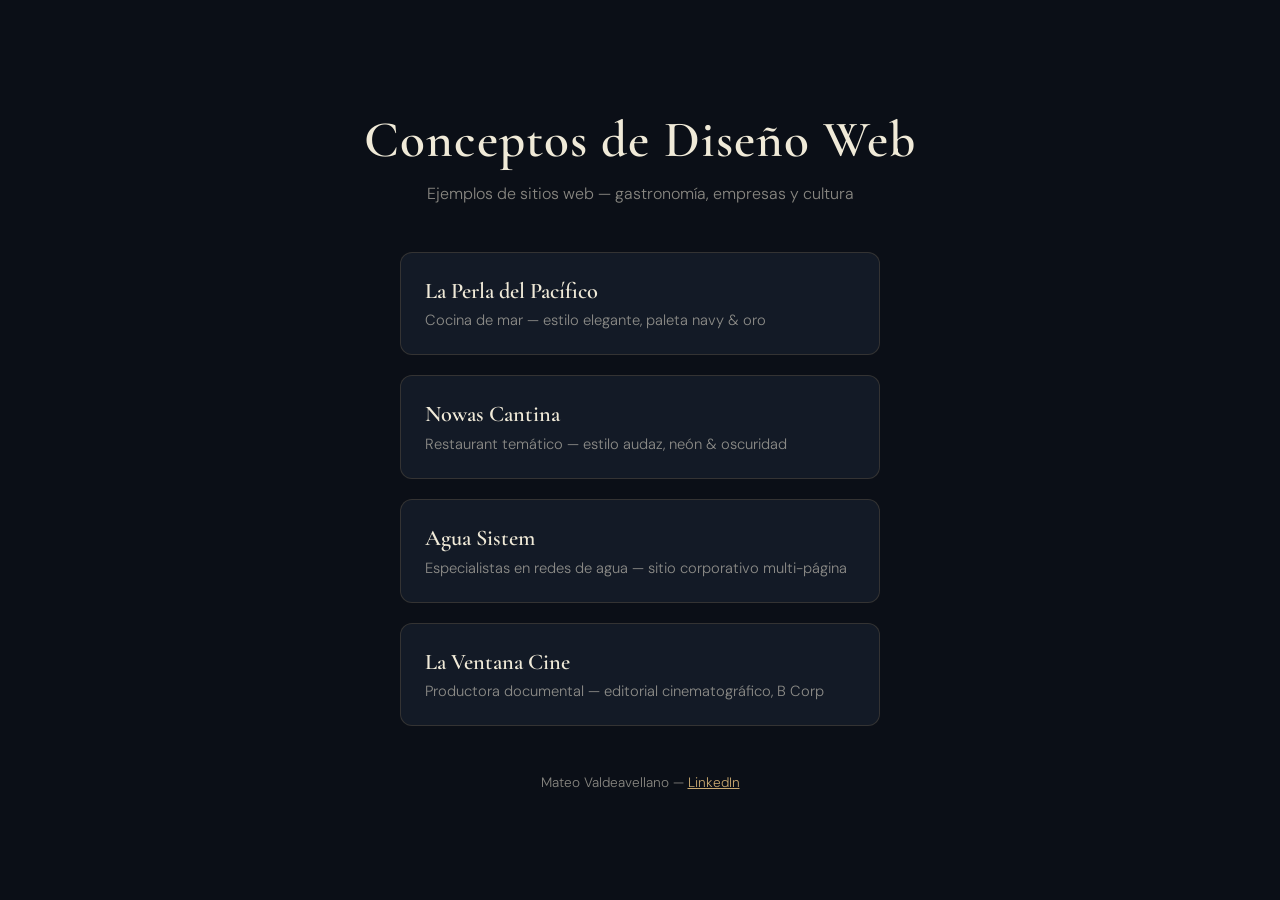
<file: index.html>
<!DOCTYPE html>
<html lang="es">
<head>
  <meta charset="UTF-8">
  <meta name="viewport" content="width=device-width, initial-scale=1.0">
  <title>Mateo Valdeavellano — Diseño y Desarrollo Web</title>
  <link rel="preconnect" href="https://fonts.googleapis.com">
  <link rel="preconnect" href="https://fonts.gstatic.com" crossorigin>
  <link href="https://fonts.googleapis.com/css2?family=Cormorant+Garamond:wght@400;600&family=DM+Sans:wght@300;400;500&display=swap" rel="stylesheet">
  <style>
    :root {
      --bg: #0b0f17;
      --surface: #131a26;
      --text: #f0ead8;
      --muted: rgba(240,234,216,0.55);
      --accent: #c8a870;
      --border: rgba(200,168,112,0.18);
    }
    * { box-sizing: border-box; margin: 0; padding: 0; }
    body {
      background: var(--bg);
      color: var(--text);
      font-family: 'DM Sans', sans-serif;
      min-height: 100vh;
      display: flex;
      flex-direction: column;
      align-items: center;
      justify-content: center;
      padding: 2rem;
    }
    header { text-align: center; margin-bottom: 3rem; }
    h1 {
      font-family: 'Cormorant Garamond', serif;
      font-weight: 600;
      font-size: clamp(2rem, 5vw, 3.2rem);
      letter-spacing: 0.02em;
    }
    p.tagline {
      color: var(--muted);
      margin-top: 0.75rem;
      font-weight: 300;
    }
    .demos {
      display: grid;
      gap: 1.25rem;
      width: 100%;
      max-width: 480px;
    }
    .demo-card {
      display: block;
      background: var(--surface);
      border: 1px solid var(--border);
      border-radius: 12px;
      padding: 1.5rem;
      text-decoration: none;
      color: var(--text);
      transition: border-color 0.3s, transform 0.3s;
    }
    .demo-card:hover {
      border-color: var(--accent);
      transform: translateY(-2px);
    }
    .demo-card h2 {
      font-family: 'Cormorant Garamond', serif;
      font-weight: 600;
      font-size: 1.4rem;
      margin-bottom: 0.35rem;
    }
    .demo-card span {
      color: var(--muted);
      font-size: 0.92rem;
      font-weight: 300;
    }
    footer {
      margin-top: 3rem;
      color: var(--muted);
      font-size: 0.85rem;
      font-weight: 300;
    }
    footer a { color: var(--accent); }
  </style>
</head>
<body>
  <header>
    <h1>Conceptos de Diseño Web</h1>
    <p class="tagline">Ejemplos de sitios web — gastronomía, empresas y cultura</p>
  </header>
  <div class="demos">
    <a class="demo-card" href="la-perla-del-pacifico.html">
      <h2>La Perla del Pacífico</h2>
      <span>Cocina de mar — estilo elegante, paleta navy &amp; oro</span>
    </a>
    <a class="demo-card" href="nowas-cantina.html">
      <h2>Nowas Cantina</h2>
      <span>Restaurant temático — estilo audaz, neón &amp; oscuridad</span>
    </a>
    <a class="demo-card" href="aguasistem/index.html">
      <h2>Agua Sistem</h2>
      <span>Especialistas en redes de agua — sitio corporativo multi-página</span>
    </a>
    <a class="demo-card" href="laventanacine/index.html">
      <h2>La Ventana Cine</h2>
      <span>Productora documental — editorial cinematográfico, B Corp</span>
    </a>
  </div>
  <footer>
    Mateo Valdeavellano — <a href="https://www.linkedin.com/in/mateo-valdeavellano-1534b9390/">LinkedIn</a>
  </footer>
</body>
</html>
</file>
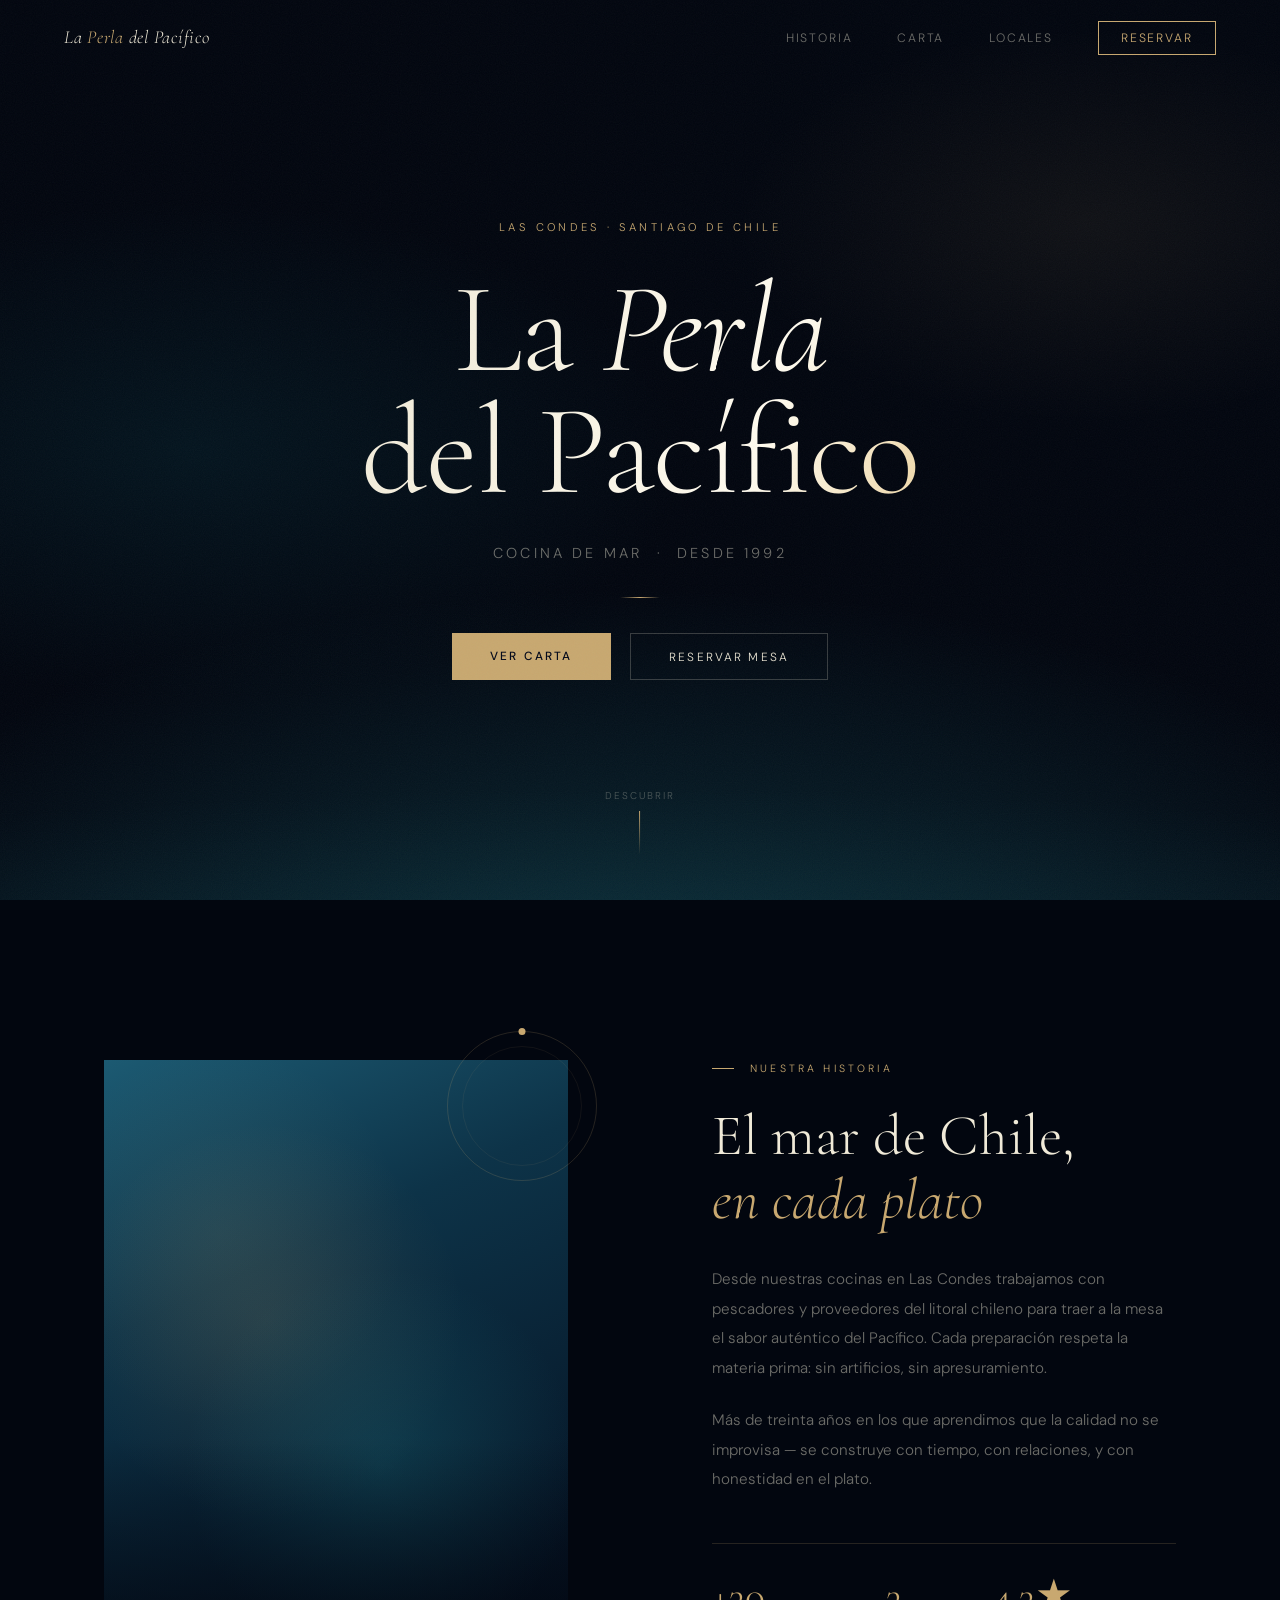
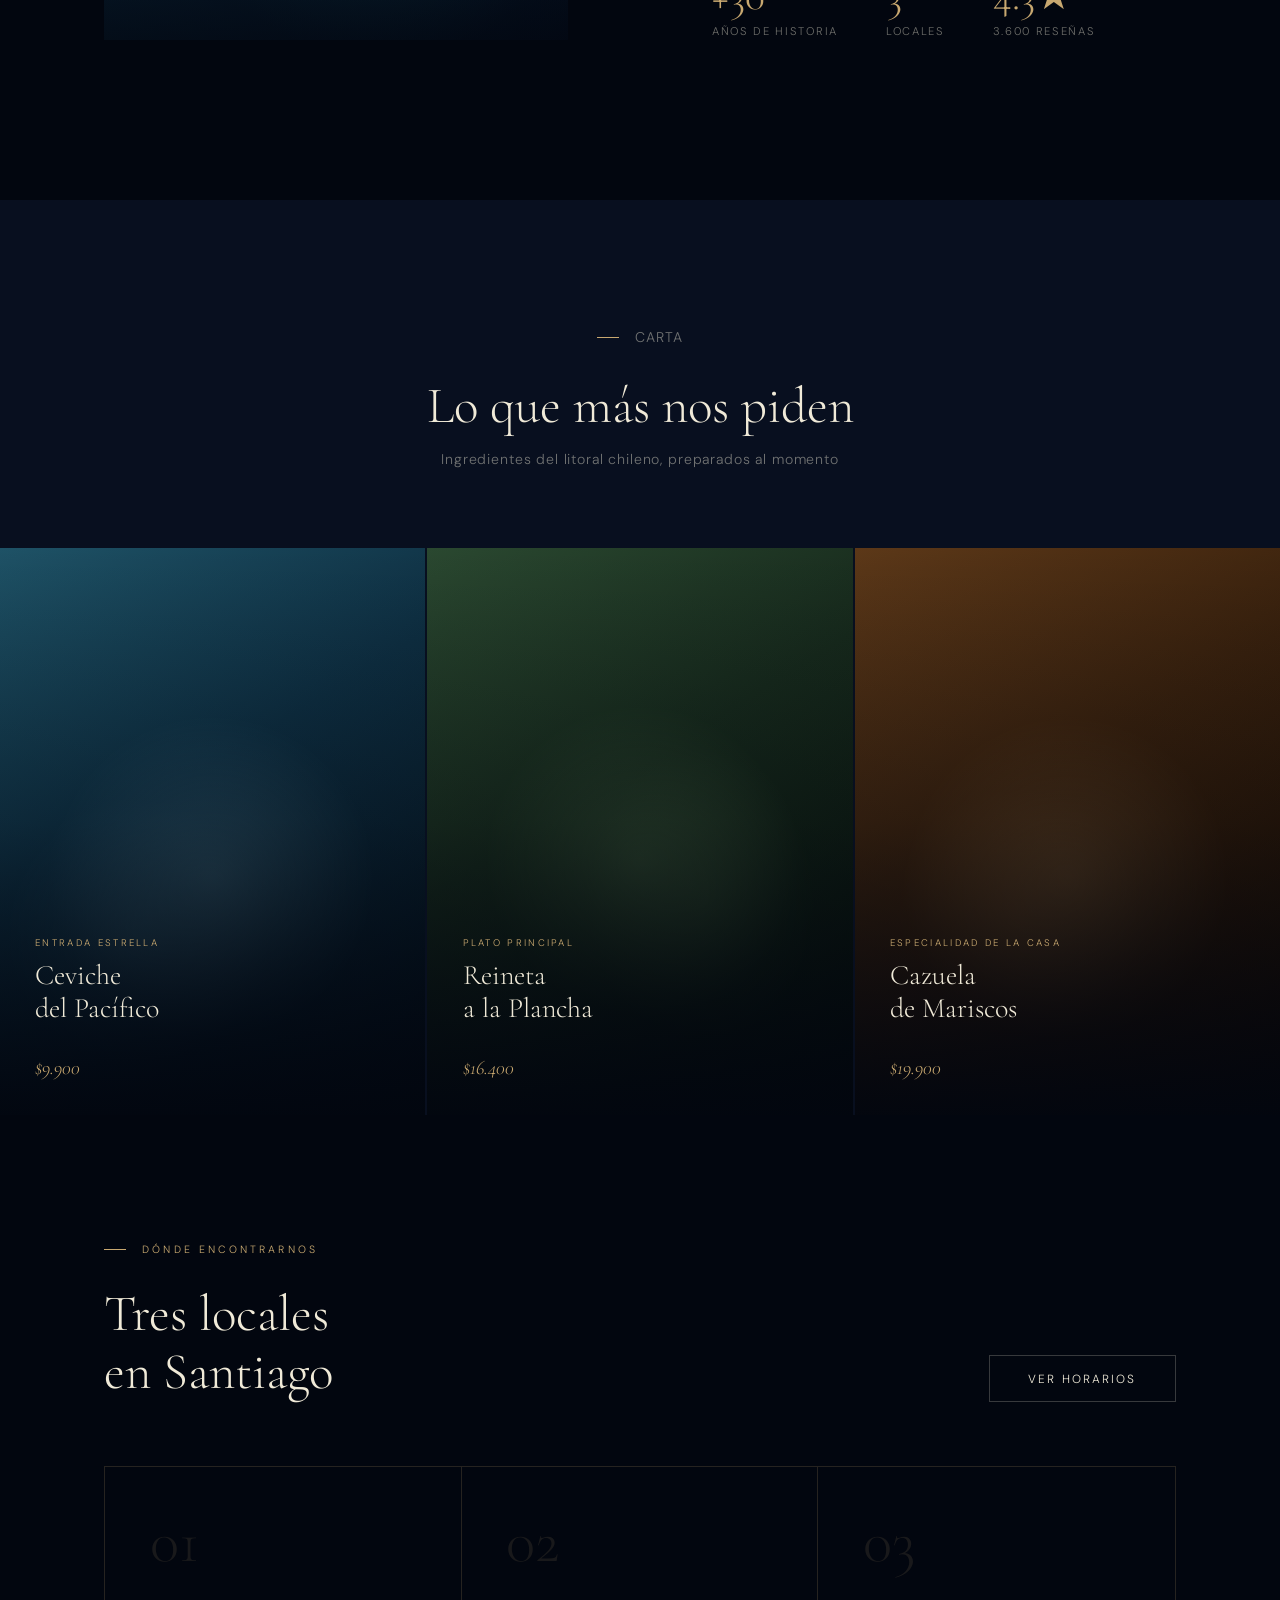
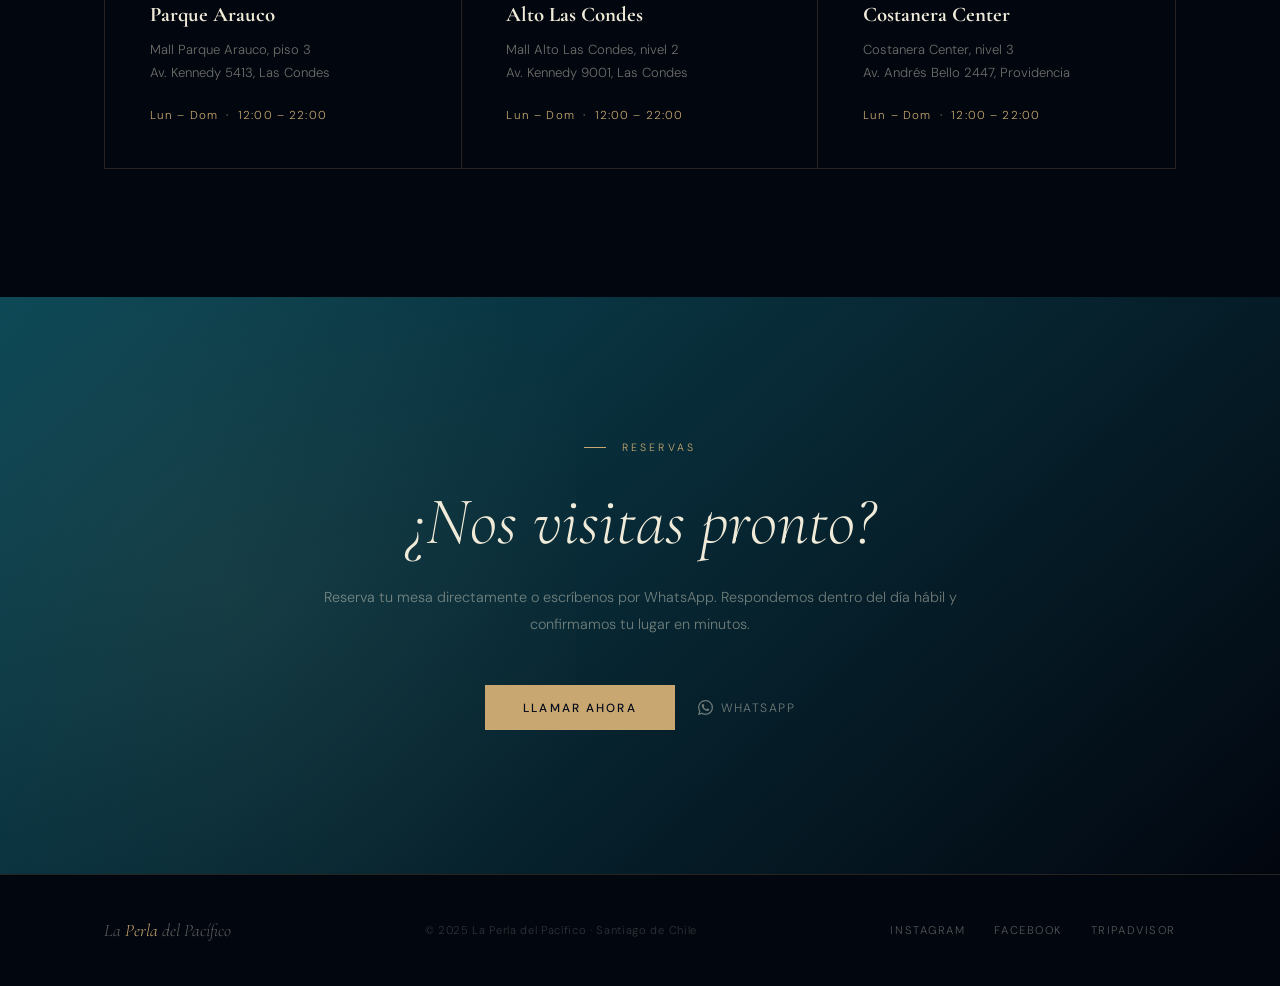
<file: la-perla-del-pacifico.html>
<!DOCTYPE html>
<html lang="es">
<head>
    <meta charset="UTF-8">
    <meta name="viewport" content="width=device-width, initial-scale=1.0">
    <title>La Perla del Pacífico — Cocina de Mar</title>
    <link rel="preconnect" href="https://fonts.googleapis.com">
    <link rel="preconnect" href="https://fonts.gstatic.com" crossorigin>
    <link href="https://fonts.googleapis.com/css2?family=Cormorant+Garamond:ital,wght@0,300;0,400;0,600;1,300;1,400;1,600&family=DM+Sans:wght@200;300;400;500&display=swap" rel="stylesheet">
    <style>
        :root {
            --navy:    #04091a;
            --deep:    #02060f;
            --surface: #080f1f;
            --pearl:   #f0ead8;
            --pearl-2: #fffbef;
            --gold:    #c8a870;
            --gold-2:  #e8c98a;
            --teal:    #1a6b7a;
            --teal-2:  #0d4f5e;
            --muted:   rgba(240, 234, 216, 0.45);
            --border:  rgba(200, 168, 112, 0.18);
        }

        *, *::before, *::after { box-sizing: border-box; margin: 0; padding: 0; }
        html { scroll-behavior: smooth; }

        body {
            background: var(--deep);
            color: var(--pearl);
            font-family: 'DM Sans', sans-serif;
            font-weight: 300;
            overflow-x: hidden;
        }

        /* ── Nav ── */
        nav {
            position: fixed;
            top: 0; left: 0; right: 0;
            z-index: 50;
            padding: 1.6rem 4rem;
            display: flex;
            justify-content: space-between;
            align-items: center;
            transition: background 0.5s, backdrop-filter 0.5s, border-bottom 0.5s;
        }
        nav.scrolled {
            background: rgba(2, 6, 15, 0.88);
            backdrop-filter: blur(16px);
            border-bottom: 1px solid var(--border);
        }
        .nav-logo {
            font-family: 'Cormorant Garamond', serif;
            font-size: 1.15rem;
            font-style: italic;
            letter-spacing: 0.04em;
            color: var(--pearl);
            text-decoration: none;
        }
        .nav-logo span { color: var(--gold); }
        .nav-links {
            display: flex;
            gap: 2.8rem;
            list-style: none;
        }
        .nav-links a {
            color: var(--muted);
            text-decoration: none;
            font-size: 0.76rem;
            letter-spacing: 0.15em;
            text-transform: uppercase;
            transition: color 0.2s;
        }
        .nav-links a:hover { color: var(--pearl); }
        .nav-cta {
            padding: 0.5rem 1.4rem !important;
            border: 1px solid var(--gold) !important;
            color: var(--gold) !important;
            transition: background 0.2s, color 0.2s !important;
        }
        .nav-cta:hover {
            background: var(--gold) !important;
            color: var(--navy) !important;
        }

        /* ── Hero ── */
        .hero {
            position: relative;
            height: 100vh;
            min-height: 720px;
            display: flex;
            flex-direction: column;
            justify-content: center;
            align-items: center;
            text-align: center;
            overflow: hidden;
        }
        .hero-bg {
            position: absolute;
            inset: 0;
            background:
                radial-gradient(ellipse 130% 90% at 50% 115%, rgba(26,107,122,0.4) 0%, transparent 55%),
                radial-gradient(ellipse 70% 50% at 15% 50%,  rgba(13,79,94,0.2)   0%, transparent 55%),
                radial-gradient(ellipse 50% 40% at 85% 25%,  rgba(200,168,112,0.07) 0%, transparent 55%),
                var(--deep);
        }
        .hero-bg::after {
            content: '';
            position: absolute;
            inset: 0;
            background: radial-gradient(ellipse 220% 55% at 50% 118%, rgba(26,107,122,0.22) 0%, transparent 55%);
            animation: ocean-breathe 9s ease-in-out infinite;
        }
        @keyframes ocean-breathe {
            0%, 100% { opacity: 0.5; transform: scaleX(1); }
            50%       { opacity: 1;   transform: scaleX(1.1); }
        }

        .grain {
            position: fixed;
            inset: 0;
            pointer-events: none;
            z-index: 200;
            opacity: 0.04;
            background-image: url("data:image/svg+xml,%3Csvg viewBox='0 0 256 256' xmlns='http://www.w3.org/2000/svg'%3E%3Cfilter id='n'%3E%3CfeTurbulence type='fractalNoise' baseFrequency='0.9' numOctaves='4' stitchTiles='stitch'/%3E%3C/filter%3E%3Crect width='100%25' height='100%25' filter='url(%23n)'/%3E%3C/svg%3E");
            background-size: 256px 256px;
        }

        .hero-content {
            position: relative;
            z-index: 2;
            max-width: 920px;
            padding: 0 2rem;
        }
        .hero-eyebrow {
            font-size: 0.7rem;
            letter-spacing: 0.3em;
            text-transform: uppercase;
            color: var(--gold);
            margin-bottom: 2.2rem;
            opacity: 0;
            transform: translateY(14px);
            animation: fade-up 0.8s ease forwards 0.3s;
        }
        .hero-title {
            font-family: 'Cormorant Garamond', serif;
            font-weight: 300;
            font-size: clamp(4rem, 10vw, 9rem);
            line-height: 0.95;
            letter-spacing: -0.01em;
            background: linear-gradient(108deg,
                var(--pearl)   0%,
                var(--pearl-2) 30%,
                var(--gold-2)  47%,
                var(--pearl-2) 64%,
                var(--pearl)   100%
            );
            background-size: 260% auto;
            -webkit-background-clip: text;
            -webkit-text-fill-color: transparent;
            background-clip: text;
            opacity: 0;
            transform: translateY(22px);
            animation:
                fade-up      0.9s ease    forwards 0.5s,
                pearl-shine  12s  linear  infinite  1.4s;
        }
        @keyframes pearl-shine {
            from { background-position: 0%   center; }
            to   { background-position: 260% center; }
        }
        .hero-title em { font-style: italic; }

        .hero-sub {
            margin-top: 2rem;
            font-size: clamp(0.78rem, 1.4vw, 0.9rem);
            letter-spacing: 0.22em;
            text-transform: uppercase;
            color: var(--muted);
            opacity: 0;
            transform: translateY(14px);
            animation: fade-up 0.8s ease forwards 0.9s;
        }
        .hero-rule {
            width: 40px;
            height: 1px;
            background: linear-gradient(90deg, transparent, var(--gold), transparent);
            margin: 2.2rem auto;
            opacity: 0;
            animation: fade-in 0.8s ease forwards 1.1s;
        }
        .hero-ctas {
            display: flex;
            gap: 1.2rem;
            justify-content: center;
            opacity: 0;
            transform: translateY(12px);
            animation: fade-up 0.8s ease forwards 1.2s;
        }
        .scroll-cue {
            position: absolute;
            bottom: 2.8rem;
            left: 50%;
            transform: translateX(-50%);
            display: flex;
            flex-direction: column;
            align-items: center;
            gap: 0.6rem;
            opacity: 0;
            animation: fade-in 1s ease forwards 2s;
        }
        .scroll-cue span {
            font-size: 0.62rem;
            letter-spacing: 0.2em;
            text-transform: uppercase;
            color: rgba(240,234,216,0.3);
        }
        .scroll-line {
            width: 1px;
            height: 44px;
            background: linear-gradient(to bottom, var(--gold), transparent);
            transform-origin: top;
            animation: line-drop 2.2s ease-in-out infinite 2.8s;
        }
        @keyframes line-drop {
            0%   { transform: scaleY(0); opacity: 1; }
            60%  { transform: scaleY(1); opacity: 1; }
            100% { transform: scaleY(1); opacity: 0; }
        }

        /* ── Buttons ── */
        .btn-primary {
            display: inline-block;
            padding: 0.9rem 2.4rem;
            background: var(--gold);
            color: var(--navy);
            text-decoration: none;
            font-size: 0.74rem;
            font-weight: 500;
            letter-spacing: 0.18em;
            text-transform: uppercase;
            transition: background 0.25s, transform 0.25s;
        }
        .btn-primary:hover { background: var(--gold-2); transform: translateY(-2px); }
        .btn-ghost {
            display: inline-block;
            padding: 0.9rem 2.4rem;
            border: 1px solid rgba(240,234,216,0.22);
            color: var(--pearl);
            text-decoration: none;
            font-size: 0.74rem;
            font-weight: 300;
            letter-spacing: 0.18em;
            text-transform: uppercase;
            transition: border-color 0.25s, transform 0.25s;
        }
        .btn-ghost:hover { border-color: var(--pearl); transform: translateY(-2px); }

        /* ── Shared layout ── */
        .container { max-width: 1200px; margin: 0 auto; padding: 0 4rem; }
        .section-eyebrow {
            font-size: 0.66rem;
            letter-spacing: 0.3em;
            text-transform: uppercase;
            color: var(--gold);
            display: flex;
            align-items: center;
            gap: 1rem;
            margin-bottom: 1.8rem;
        }
        .section-eyebrow::before {
            content: '';
            width: 22px; height: 1px;
            background: var(--gold);
            flex-shrink: 0;
        }

        /* ── About ── */
        .about { padding: 10rem 0; overflow: hidden; }
        .about-grid {
            display: grid;
            grid-template-columns: 1fr 1fr;
            gap: 9rem;
            align-items: center;
        }
        .about-visual { position: relative; }
        .ocean-photo {
            width: 100%;
            aspect-ratio: 4/5;
            background:
                radial-gradient(circle at 35% 45%, rgba(200,168,112,0.12) 0%, transparent 45%),
                linear-gradient(155deg, #1c5a72 0%, #0d3348 35%, #040e1e 100%);
            position: relative;
            overflow: hidden;
        }
        .ocean-photo::before {
            content: '';
            position: absolute;
            inset: 0;
            background:
                radial-gradient(circle at 60% 70%, rgba(26,107,122,0.35) 0%, transparent 40%),
                radial-gradient(circle at 25% 30%, rgba(200,168,112,0.08) 0%, transparent 35%);
        }
        .ocean-photo::after {
            content: '';
            position: absolute;
            bottom: 0; left: 0; right: 0;
            height: 35%;
            background: linear-gradient(to top, rgba(2,6,15,0.7), transparent);
        }
        .orbit-ring {
            position: absolute;
            top: -1.8rem; right: -1.8rem;
            width: 150px; height: 150px;
            border: 1px solid var(--border);
            border-radius: 50%;
            animation: spin 25s linear infinite;
        }
        .orbit-ring::before {
            content: '';
            position: absolute;
            inset: 14px;
            border: 1px solid rgba(200,168,112,0.08);
            border-radius: 50%;
        }
        .orbit-ring::after {
            content: '';
            position: absolute;
            top: -4px; left: 50%;
            transform: translateX(-50%);
            width: 7px; height: 7px;
            background: var(--gold);
            border-radius: 50%;
        }
        @keyframes spin { to { transform: rotate(360deg); } }

        .about-heading {
            font-family: 'Cormorant Garamond', serif;
            font-weight: 300;
            font-size: clamp(2.4rem, 4.5vw, 3.8rem);
            line-height: 1.12;
            color: var(--pearl);
            margin-bottom: 2rem;
        }
        .about-heading em { font-style: italic; color: var(--gold); }
        .about-body {
            color: var(--muted);
            line-height: 1.95;
            font-size: 0.95rem;
            margin-bottom: 1.4rem;
        }
        .stats-row {
            display: flex;
            gap: 3rem;
            margin-top: 3rem;
            padding-top: 2rem;
            border-top: 1px solid var(--border);
        }
        .stat-num {
            font-family: 'Cormorant Garamond', serif;
            font-size: 2.6rem;
            font-weight: 300;
            color: var(--gold);
            line-height: 1;
        }
        .stat-lbl {
            font-size: 0.7rem;
            letter-spacing: 0.15em;
            text-transform: uppercase;
            color: var(--muted);
            margin-top: 0.4rem;
        }

        /* ── Dishes ── */
        .dishes-section {
            background: var(--surface);
            padding: 8rem 0 0;
        }
        .dishes-head {
            text-align: center;
            margin-bottom: 5rem;
        }
        .dishes-head h2 {
            font-family: 'Cormorant Garamond', serif;
            font-weight: 300;
            font-size: clamp(2.2rem, 4vw, 3.4rem);
            color: var(--pearl);
            margin-bottom: 0.8rem;
        }
        .dishes-head p {
            font-size: 0.88rem;
            color: var(--muted);
            letter-spacing: 0.06em;
        }
        .dishes-grid {
            display: grid;
            grid-template-columns: repeat(3, 1fr);
            gap: 2px;
        }
        .dish {
            position: relative;
            aspect-ratio: 3/4;
            overflow: hidden;
            cursor: pointer;
        }
        .dish-bg-1 { background: linear-gradient(148deg, #1e5266 0%, #0e2f42 42%, #030d17 100%); }
        .dish-bg-2 { background: linear-gradient(148deg, #2a4830 0%, #172a1c 42%, #040c07 100%); }
        .dish-bg-3 { background: linear-gradient(148deg, #5c3818 0%, #39210d 42%, #120800 100%); }
        .dish::before {
            content: '';
            position: absolute;
            inset: 0;
            opacity: 0.22;
            transition: opacity 0.5s;
        }
        .dish-bg-1::before {
            background:
                radial-gradient(circle at 50% 58%, rgba(180,230,245,0.7) 0%, transparent 42%),
                radial-gradient(circle at 32% 68%, rgba(160,215,235,0.4) 0%, transparent 28%);
        }
        .dish-bg-2::before {
            background:
                radial-gradient(circle at 50% 55%, rgba(175,225,155,0.6) 0%, transparent 42%),
                radial-gradient(ellipse at 65% 62%, rgba(155,205,135,0.35) 0%, transparent 30%);
        }
        .dish-bg-3::before {
            background:
                radial-gradient(circle at 50% 58%, rgba(245,205,145,0.6) 0%, transparent 42%),
                radial-gradient(circle at 38% 65%, rgba(225,165,95,0.35) 0%, transparent 28%);
        }
        .dish:hover::before { opacity: 0.48; }

        .dish-veil {
            position: absolute;
            inset: 0;
            background: linear-gradient(to top,
                rgba(2,6,15,0.96) 0%,
                rgba(2,6,15,0.28) 52%,
                transparent 100%
            );
            transition: background 0.45s;
        }
        .dish:hover .dish-veil {
            background: linear-gradient(to top,
                rgba(2,6,15,0.98) 0%,
                rgba(2,6,15,0.62) 60%,
                rgba(2,6,15,0.08) 100%
            );
        }
        .dish-body {
            position: absolute;
            bottom: 0; left: 0; right: 0;
            padding: 2.2rem;
        }
        .dish-tag {
            font-size: 0.6rem;
            letter-spacing: 0.24em;
            text-transform: uppercase;
            color: var(--gold);
            margin-bottom: 0.6rem;
        }
        .dish-name {
            font-family: 'Cormorant Garamond', serif;
            font-size: 1.75rem;
            font-weight: 300;
            color: var(--pearl);
            line-height: 1.18;
            margin-bottom: 0.9rem;
        }
        .dish-desc {
            font-size: 0.81rem;
            color: var(--muted);
            line-height: 1.75;
            max-height: 0;
            overflow: hidden;
            opacity: 0;
            transition: max-height 0.55s ease, opacity 0.45s ease;
        }
        .dish:hover .dish-desc { max-height: 88px; opacity: 1; }
        .dish-price {
            margin-top: 1rem;
            font-family: 'Cormorant Garamond', serif;
            font-size: 1.25rem;
            font-style: italic;
            color: var(--gold);
        }

        /* ── Locations ── */
        .locations { padding: 8rem 0; }
        .locations-top {
            display: flex;
            justify-content: space-between;
            align-items: flex-end;
            margin-bottom: 4rem;
        }
        .locations-h {
            font-family: 'Cormorant Garamond', serif;
            font-weight: 300;
            font-size: clamp(2rem, 4vw, 3.2rem);
            color: var(--pearl);
            line-height: 1.15;
        }
        .locs-grid {
            display: grid;
            grid-template-columns: repeat(3, 1fr);
            border: 1px solid var(--border);
        }
        .loc {
            padding: 2.8rem;
            border-right: 1px solid var(--border);
            transition: background 0.3s;
        }
        .loc:last-child { border-right: none; }
        .loc:hover { background: rgba(200,168,112,0.03); }
        .loc-num {
            font-family: 'Cormorant Garamond', serif;
            font-size: 3.8rem;
            font-weight: 300;
            color: rgba(200,168,112,0.12);
            line-height: 1;
            margin-bottom: 1.8rem;
        }
        .loc-name {
            font-family: 'Cormorant Garamond', serif;
            font-size: 1.3rem;
            color: var(--pearl);
            margin-bottom: 0.8rem;
        }
        .loc-addr {
            font-size: 0.82rem;
            color: var(--muted);
            line-height: 1.75;
            margin-bottom: 1.4rem;
        }
        .loc-hrs {
            font-size: 0.72rem;
            letter-spacing: 0.1em;
            color: var(--gold);
        }

        /* ── CTA Reservas ── */
        .cta-section {
            padding: 9rem 0;
            background: linear-gradient(138deg, rgba(13,79,94,0.9) 0%, rgba(2,6,15,0.95) 100%);
            position: relative;
            overflow: hidden;
        }
        .cta-section::before {
            content: '';
            position: absolute;
            top: -40%; left: -10%;
            width: 55%; height: 180%;
            background: radial-gradient(circle, rgba(200,168,112,0.07) 0%, transparent 65%);
        }
        .cta-inner {
            position: relative;
            z-index: 2;
            text-align: center;
            max-width: 660px;
            margin: 0 auto;
        }
        .cta-title {
            font-family: 'Cormorant Garamond', serif;
            font-weight: 300;
            font-style: italic;
            font-size: clamp(2.4rem, 5.5vw, 4.2rem);
            line-height: 1.18;
            color: var(--pearl);
            margin-bottom: 1.4rem;
        }
        .cta-body {
            font-size: 0.9rem;
            color: var(--muted);
            line-height: 1.85;
            margin-bottom: 3rem;
        }
        .cta-row {
            display: flex;
            gap: 1.4rem;
            justify-content: center;
            align-items: center;
        }
        .wa-link {
            display: flex;
            align-items: center;
            gap: 0.5rem;
            color: var(--muted);
            text-decoration: none;
            font-size: 0.76rem;
            letter-spacing: 0.12em;
            text-transform: uppercase;
            transition: color 0.2s;
        }
        .wa-link:hover { color: var(--pearl); }

        /* ── Footer ── */
        footer {
            padding: 2.8rem 0;
            border-top: 1px solid var(--border);
        }
        .foot-row {
            display: flex;
            justify-content: space-between;
            align-items: center;
        }
        .foot-logo {
            font-family: 'Cormorant Garamond', serif;
            font-size: 1.1rem;
            font-style: italic;
            color: rgba(240,234,216,0.4);
        }
        .foot-logo span { color: var(--gold); }
        .foot-copy {
            font-size: 0.7rem;
            color: rgba(240,234,216,0.2);
            letter-spacing: 0.06em;
        }
        .foot-links {
            display: flex;
            gap: 1.8rem;
        }
        .foot-links a {
            font-size: 0.7rem;
            letter-spacing: 0.14em;
            text-transform: uppercase;
            color: rgba(240,234,216,0.35);
            text-decoration: none;
            transition: color 0.2s;
        }
        .foot-links a:hover { color: var(--pearl); }

        /* ── Animations ── */
        @keyframes fade-up {
            from { opacity: 0; transform: translateY(20px); }
            to   { opacity: 1; transform: translateY(0); }
        }
        @keyframes fade-in {
            from { opacity: 0; }
            to   { opacity: 1; }
        }
        .reveal {
            opacity: 0;
            transform: translateY(28px);
            transition: opacity 0.85s ease, transform 0.85s ease;
        }
        .reveal.in { opacity: 1; transform: none; }
        .d1 { transition-delay: 0.1s; }
        .d2 { transition-delay: 0.2s; }
        .d3 { transition-delay: 0.32s; }
        .d4 { transition-delay: 0.44s; }

        /* ── Responsive ── */
        @media (max-width: 860px) {
            nav { padding: 1.2rem 1.6rem; }
            .nav-links { display: none; }
            .container { padding: 0 1.6rem; }
            .about-grid { grid-template-columns: 1fr; gap: 4rem; }
            .orbit-ring { display: none; }
            .dishes-grid { grid-template-columns: 1fr; gap: 2px; }
            .locs-grid { grid-template-columns: 1fr; }
            .loc { border-right: none; border-bottom: 1px solid var(--border); }
            .locations-top { flex-direction: column; align-items: flex-start; gap: 2rem; }
            .foot-row { flex-direction: column; gap: 1.4rem; text-align: center; }
        }
    </style>
</head>
<body>

<div class="grain" aria-hidden="true"></div>

<!-- Nav -->
<nav id="nav">
    <a href="#" class="nav-logo">La <span>Perla</span> del Pacífico</a>
    <ul class="nav-links">
        <li><a href="#historia">Historia</a></li>
        <li><a href="#menu">Carta</a></li>
        <li><a href="#locales">Locales</a></li>
        <li><a href="#reservas" class="nav-cta">Reservar</a></li>
    </ul>
</nav>

<!-- Hero -->
<section class="hero">
    <div class="hero-bg"></div>
    <div class="hero-content">
        <p class="hero-eyebrow">Las Condes · Santiago de Chile</p>
        <h1 class="hero-title">La <em>Perla</em><br>del Pacífico</h1>
        <p class="hero-sub">Cocina de Mar &nbsp;·&nbsp; Desde 1992</p>
        <div class="hero-rule"></div>
        <div class="hero-ctas">
            <a href="#menu" class="btn-primary">Ver Carta</a>
            <a href="#reservas" class="btn-ghost">Reservar Mesa</a>
        </div>
    </div>
    <div class="scroll-cue" aria-hidden="true">
        <span>Descubrir</span>
        <div class="scroll-line"></div>
    </div>
</section>

<!-- Historia -->
<section class="about" id="historia">
    <div class="container">
        <div class="about-grid">
            <div class="about-visual reveal">
                <div class="ocean-photo"></div>
                <div class="orbit-ring"></div>
            </div>
            <div>
                <p class="section-eyebrow reveal">Nuestra Historia</p>
                <h2 class="about-heading reveal d1">
                    El mar de Chile,<br><em>en cada plato</em>
                </h2>
                <p class="about-body reveal d2">
                    Desde nuestras cocinas en Las Condes trabajamos con pescadores y proveedores del litoral chileno para traer a la mesa el sabor auténtico del Pacífico. Cada preparación respeta la materia prima: sin artificios, sin apresuramiento.
                </p>
                <p class="about-body reveal d3">
                    Más de treinta años en los que aprendimos que la calidad no se improvisa — se construye con tiempo, con relaciones, y con honestidad en el plato.
                </p>
                <div class="stats-row reveal d4">
                    <div>
                        <div class="stat-num">+30</div>
                        <div class="stat-lbl">Años de historia</div>
                    </div>
                    <div>
                        <div class="stat-num">3</div>
                        <div class="stat-lbl">Locales</div>
                    </div>
                    <div>
                        <div class="stat-num">4.3★</div>
                        <div class="stat-lbl">3.600 reseñas</div>
                    </div>
                </div>
            </div>
        </div>
    </div>
</section>

<!-- Carta -->
<section class="dishes-section" id="menu">
    <div class="container">
        <div class="dishes-head reveal">
            <p class="section-eyebrow" style="justify-content:center">Carta</p>
            <h2>Lo que más nos piden</h2>
            <p>Ingredientes del litoral chileno, preparados al momento</p>
        </div>
    </div>
    <div class="dishes-grid">
        <div class="dish dish-bg-1 reveal">
            <div class="dish-veil"></div>
            <div class="dish-body">
                <p class="dish-tag">Entrada Estrella</p>
                <h3 class="dish-name">Ceviche<br>del Pacífico</h3>
                <p class="dish-desc">Corvina fresca marinada en limón de pica, cebolla morada, cilantro y ají amarillo. Servido con choclo y camote.</p>
                <p class="dish-price">$9.900</p>
            </div>
        </div>
        <div class="dish dish-bg-2 reveal d1">
            <div class="dish-veil"></div>
            <div class="dish-body">
                <p class="dish-tag">Plato Principal</p>
                <h3 class="dish-name">Reineta<br>a la Plancha</h3>
                <p class="dish-desc">Filete de reineta sobre puré de zapallo con salsa de alcaparras y mantequilla de hierbas chilenas.</p>
                <p class="dish-price">$16.400</p>
            </div>
        </div>
        <div class="dish dish-bg-3 reveal d2">
            <div class="dish-veil"></div>
            <div class="dish-body">
                <p class="dish-tag">Especialidad de la Casa</p>
                <h3 class="dish-name">Cazuela<br>de Mariscos</h3>
                <p class="dish-desc">Machas, cholgas, locos y camarones en caldo marino reducido con cilantro fresco. Receta de la casa desde 1992.</p>
                <p class="dish-price">$19.900</p>
            </div>
        </div>
    </div>
</section>

<!-- Locales -->
<section class="locations" id="locales">
    <div class="container">
        <div class="locations-top reveal">
            <div>
                <p class="section-eyebrow">Dónde encontrarnos</p>
                <h2 class="locations-h">Tres locales<br>en Santiago</h2>
            </div>
            <a href="#reservas" class="btn-ghost">Ver horarios</a>
        </div>
        <div class="locs-grid">
            <div class="loc reveal">
                <div class="loc-num">01</div>
                <h3 class="loc-name">Parque Arauco</h3>
                <p class="loc-addr">Mall Parque Arauco, piso 3<br>Av. Kennedy 5413, Las Condes</p>
                <p class="loc-hrs">Lun – Dom &nbsp;·&nbsp; 12:00 – 22:00</p>
            </div>
            <div class="loc reveal d1">
                <div class="loc-num">02</div>
                <h3 class="loc-name">Alto Las Condes</h3>
                <p class="loc-addr">Mall Alto Las Condes, nivel 2<br>Av. Kennedy 9001, Las Condes</p>
                <p class="loc-hrs">Lun – Dom &nbsp;·&nbsp; 12:00 – 22:00</p>
            </div>
            <div class="loc reveal d2">
                <div class="loc-num">03</div>
                <h3 class="loc-name">Costanera Center</h3>
                <p class="loc-addr">Costanera Center, nivel 3<br>Av. Andrés Bello 2447, Providencia</p>
                <p class="loc-hrs">Lun – Dom &nbsp;·&nbsp; 12:00 – 22:00</p>
            </div>
        </div>
    </div>
</section>

<!-- Reservas -->
<section class="cta-section" id="reservas">
    <div class="container">
        <div class="cta-inner reveal">
            <p class="section-eyebrow" style="justify-content:center">Reservas</p>
            <h2 class="cta-title">¿Nos visitas pronto?</h2>
            <p class="cta-body">Reserva tu mesa directamente o escríbenos por WhatsApp. Respondemos dentro del día hábil y confirmamos tu lugar en minutos.</p>
            <div class="cta-row">
                <a href="tel:+5622XXXXXXX" class="btn-primary">Llamar ahora</a>
                <a href="https://wa.me/56XXXXXXXXX" class="wa-link" target="_blank" rel="noopener">
                    <svg width="15" height="15" viewBox="0 0 24 24" fill="currentColor"><path d="M17.472 14.382c-.297-.149-1.758-.867-2.03-.967-.273-.099-.471-.148-.67.15-.197.297-.767.966-.94 1.164-.173.199-.347.223-.644.075-.297-.15-1.255-.463-2.39-1.475-.883-.788-1.48-1.761-1.653-2.059-.173-.297-.018-.458.13-.606.134-.133.298-.347.446-.52.149-.174.198-.298.298-.497.099-.198.05-.371-.025-.52-.075-.149-.669-1.612-.916-2.207-.242-.579-.487-.5-.669-.51-.173-.008-.371-.01-.57-.01-.198 0-.52.074-.792.372-.272.297-1.04 1.016-1.04 2.479 0 1.462 1.065 2.875 1.213 3.074.149.198 2.096 3.2 5.077 4.487.709.306 1.262.489 1.694.625.712.227 1.36.195 1.871.118.571-.085 1.758-.719 2.006-1.413.248-.694.248-1.289.173-1.413-.074-.124-.272-.198-.57-.347m-5.421 7.403h-.004a9.87 9.87 0 01-5.031-1.378l-.361-.214-3.741.982.998-3.648-.235-.374a9.86 9.86 0 01-1.51-5.26c.001-5.45 4.436-9.884 9.888-9.884 2.64 0 5.122 1.03 6.988 2.898a9.825 9.825 0 012.893 6.994c-.003 5.45-4.437 9.884-9.885 9.884m8.413-18.297A11.815 11.815 0 0012.05 0C5.495 0 .16 5.335.157 11.892c0 2.096.547 4.142 1.588 5.945L.057 24l6.305-1.654a11.882 11.882 0 005.683 1.448h.005c6.554 0 11.89-5.335 11.893-11.893a11.821 11.821 0 00-3.48-8.413z"/></svg>
                    WhatsApp
                </a>
            </div>
        </div>
    </div>
</section>

<!-- Footer -->
<footer>
    <div class="container">
        <div class="foot-row">
            <div class="foot-logo">La <span>Perla</span> del Pacífico</div>
            <p class="foot-copy">© 2025 La Perla del Pacífico · Santiago de Chile</p>
            <div class="foot-links">
                <a href="#">Instagram</a>
                <a href="#">Facebook</a>
                <a href="#">TripAdvisor</a>
            </div>
        </div>
    </div>
</footer>

<script>
    const nav = document.getElementById('nav');
    window.addEventListener('scroll', () => {
        nav.classList.toggle('scrolled', window.scrollY > 50);
    }, { passive: true });

    const observer = new IntersectionObserver((entries) => {
        entries.forEach(e => {
            if (e.isIntersecting) {
                e.target.classList.add('in');
                observer.unobserve(e.target);
            }
        });
    }, { threshold: 0.1 });
    document.querySelectorAll('.reveal').forEach(el => observer.observe(el));
</script>
</body>
</html>
</file>
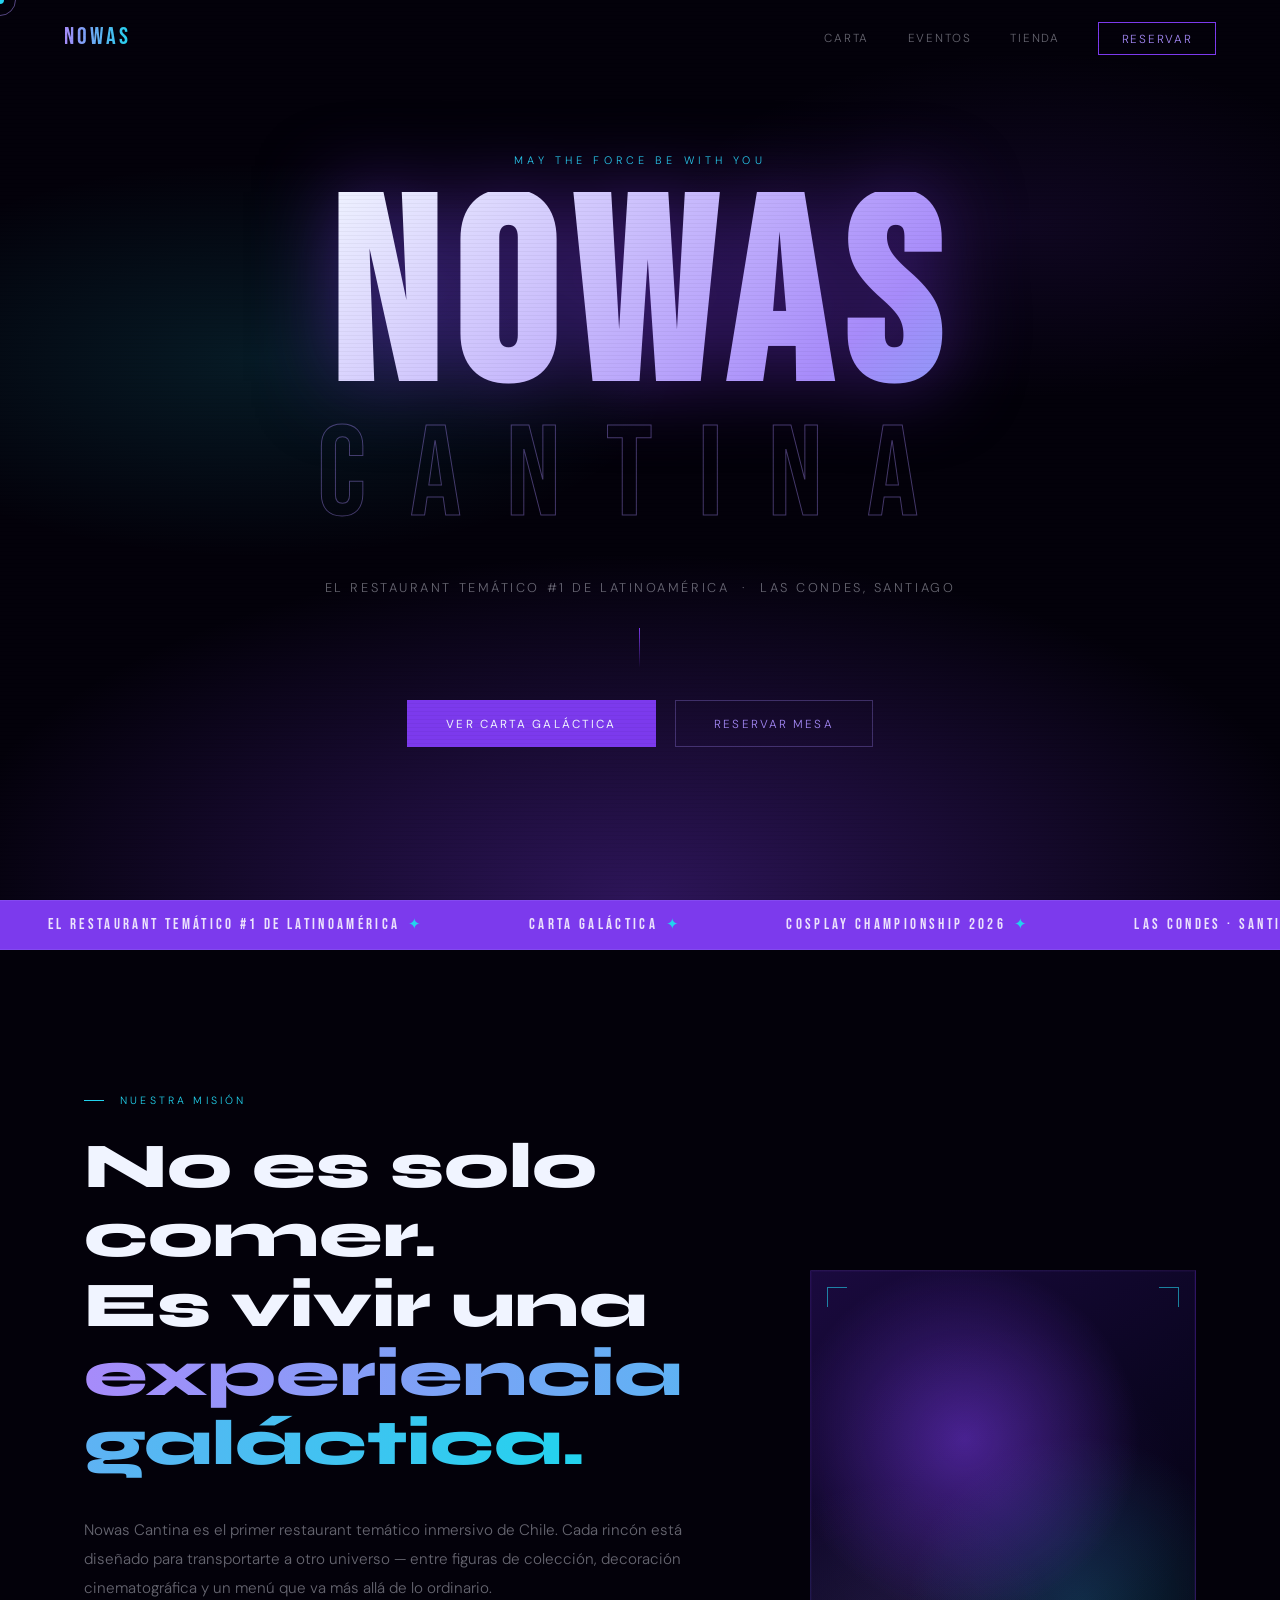
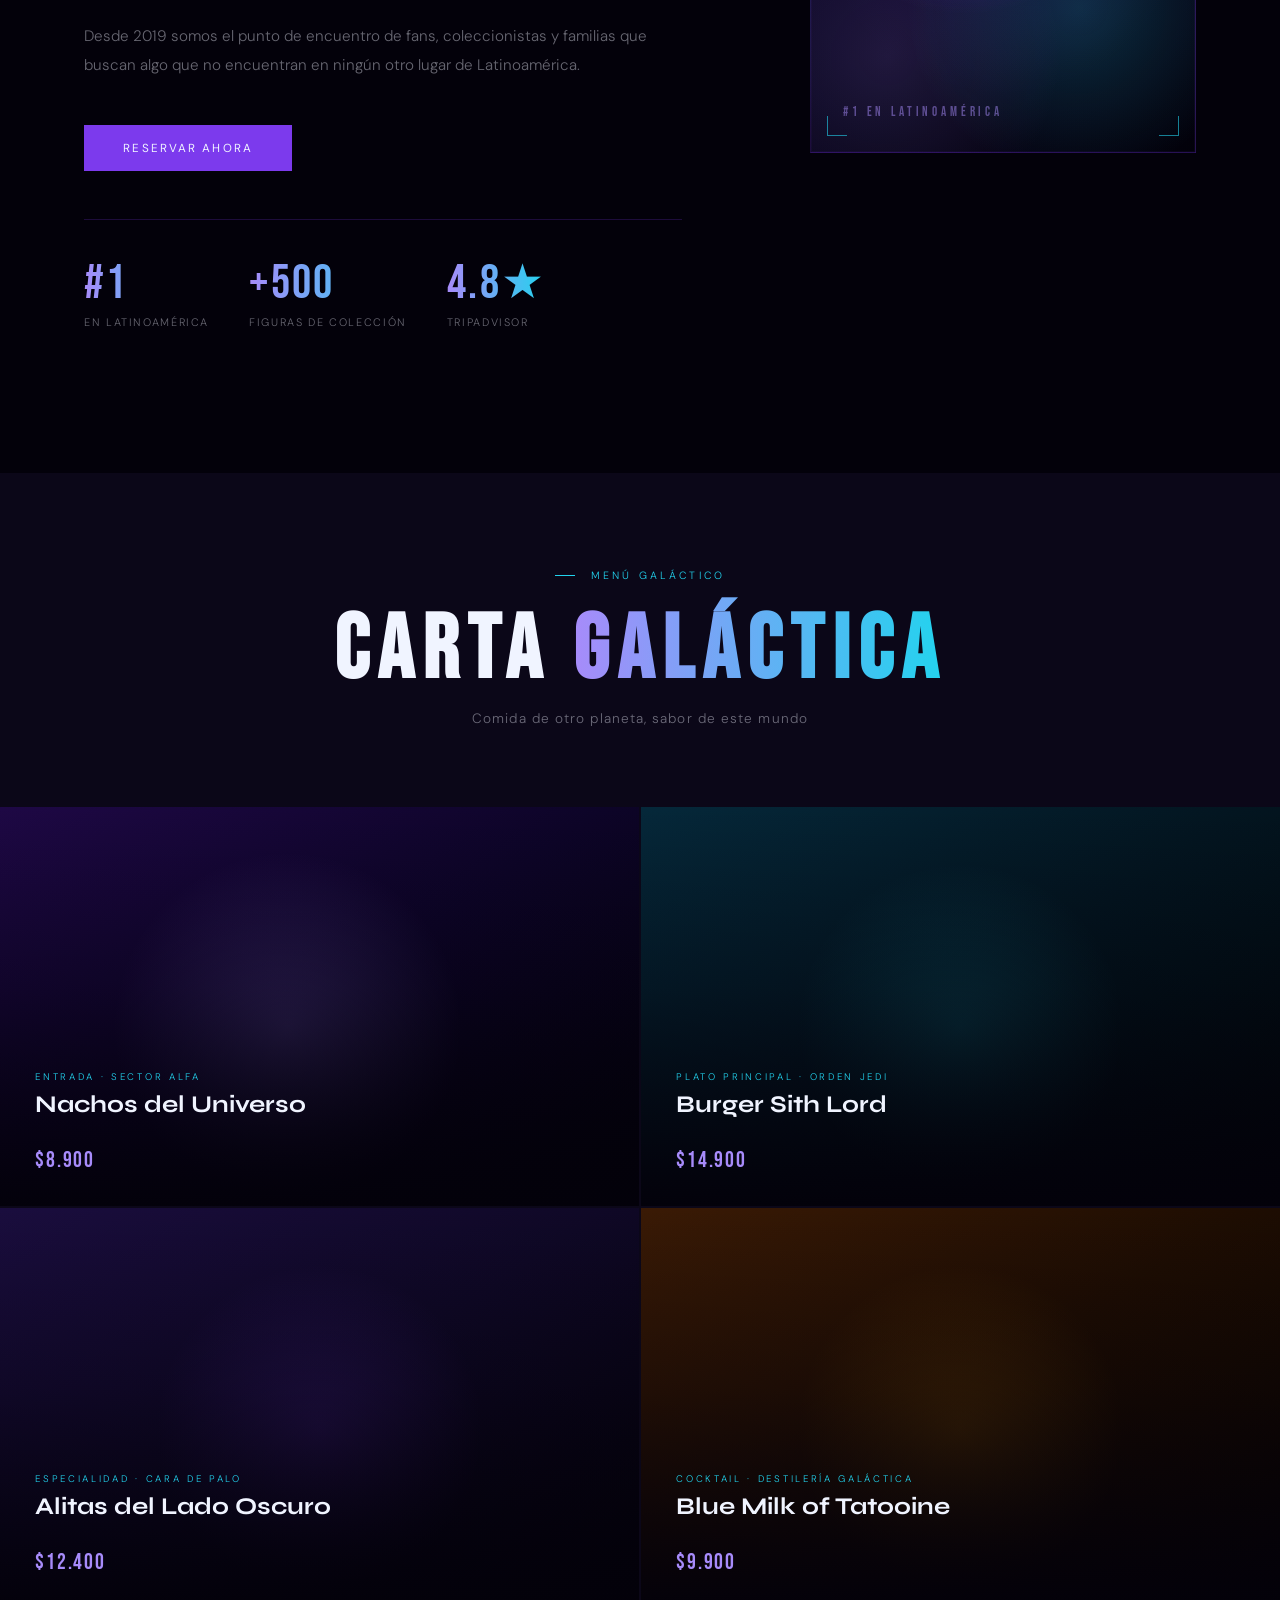
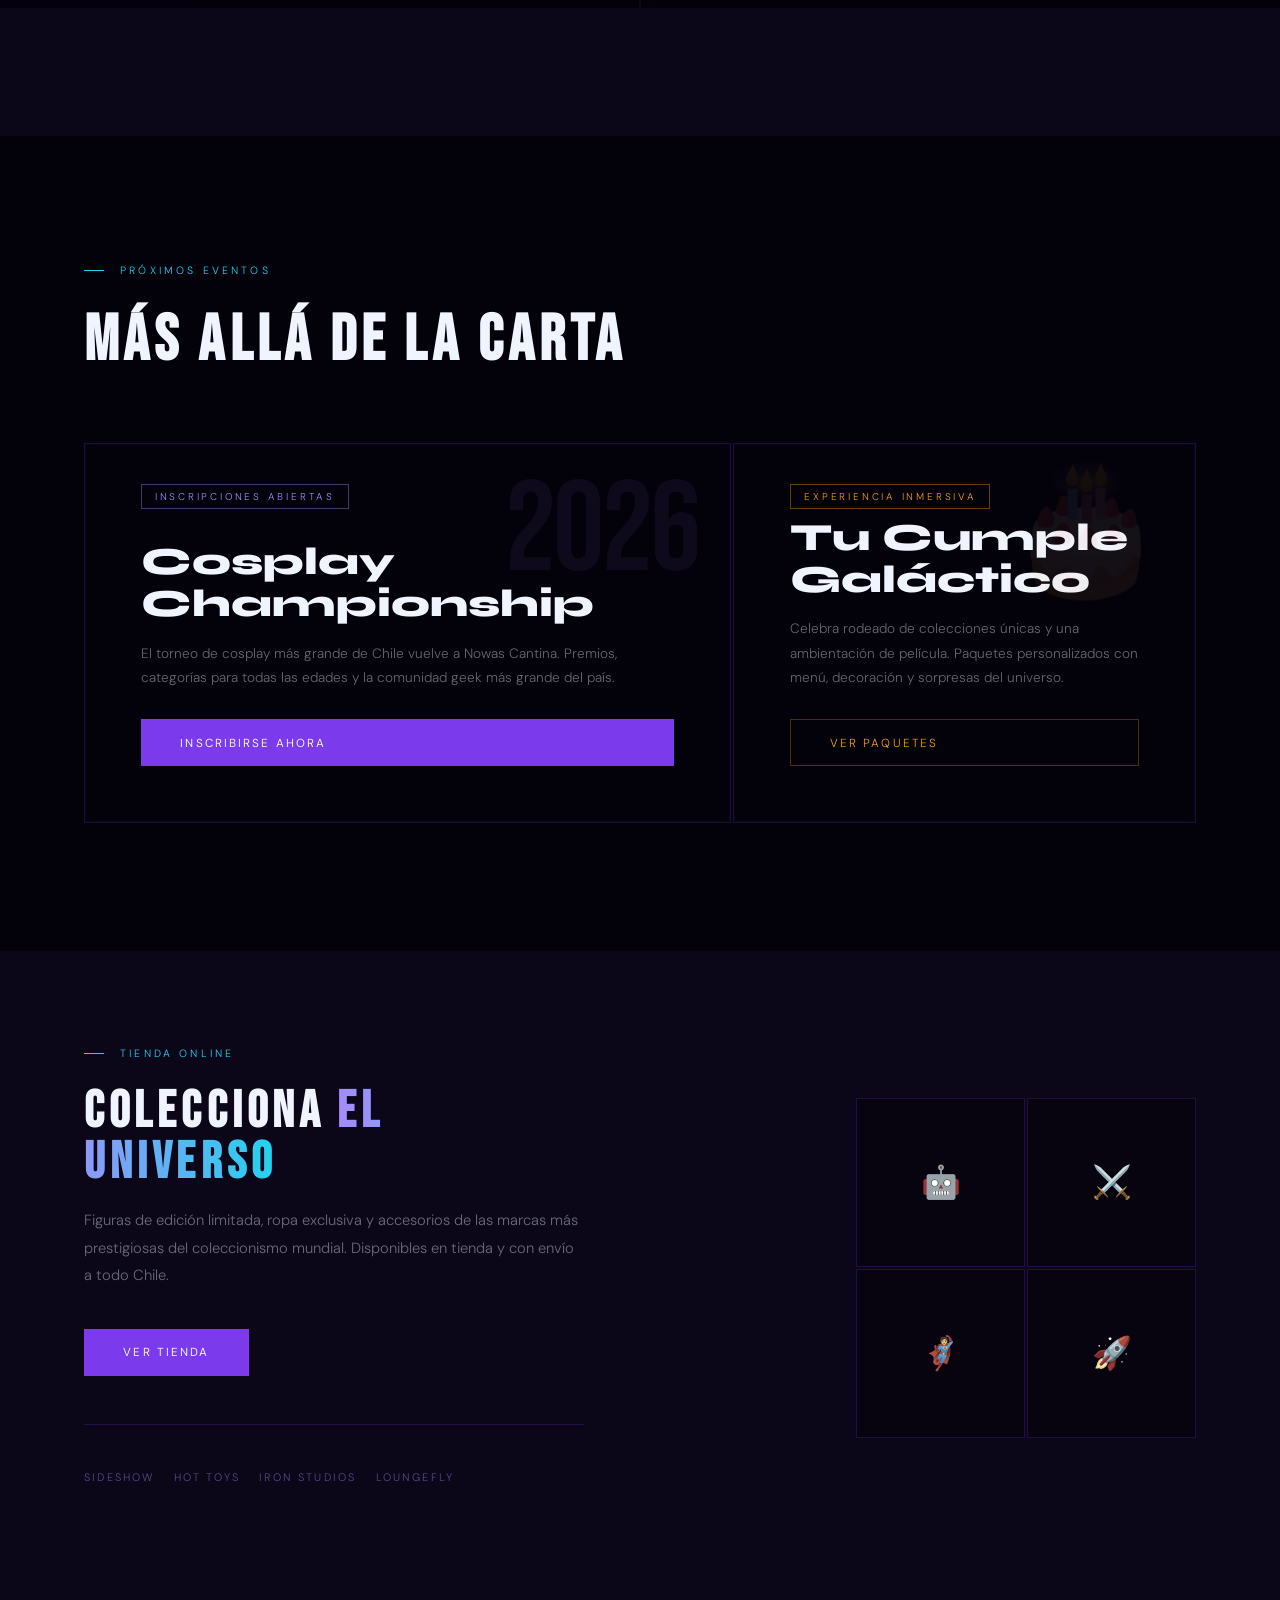
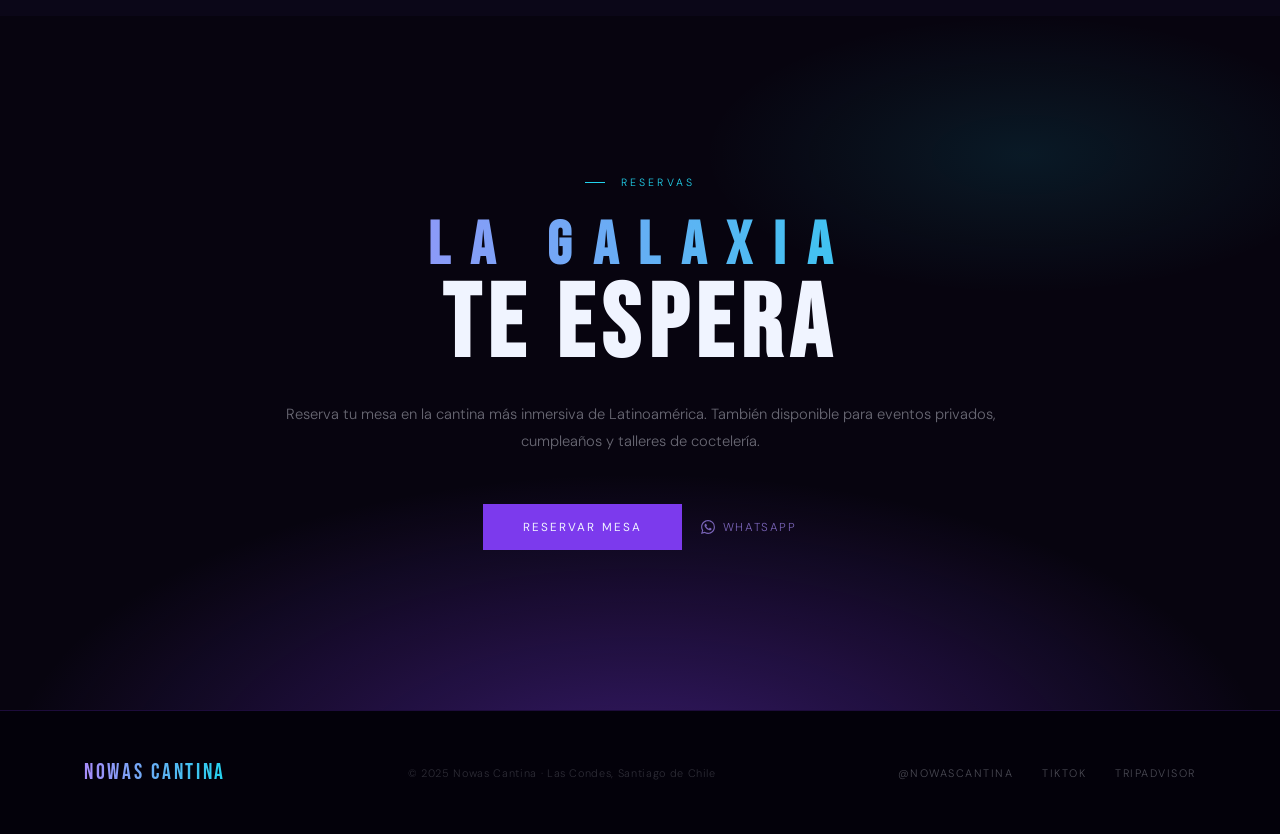
<file: nowas-cantina.html>
<!DOCTYPE html>
<html lang="es">
<head>
    <meta charset="UTF-8">
    <meta name="viewport" content="width=device-width, initial-scale=1.0">
    <title>Nowas Cantina — El Restaurant Temático #1 de Latinoamérica</title>
    <link rel="preconnect" href="https://fonts.googleapis.com">
    <link rel="preconnect" href="https://fonts.gstatic.com" crossorigin>
    <link href="https://fonts.googleapis.com/css2?family=Bebas+Neue&family=Syne:wght@400;600;700;800&family=DM+Sans:wght@200;300;400&display=swap" rel="stylesheet">
    <style>
        :root {
            --void:     #03010a;
            --deep:     #07040f;
            --surface:  #0b0718;
            --purple:   #7c3aed;
            --violet:   #a78bfa;
            --cyan:     #22d3ee;
            --cyan-dim: rgba(34,211,238,0.12);
            --gold:     #f59e0b;
            --white:    #f0f4ff;
            --muted:    rgba(240,244,255,0.42);
            --border:   rgba(124,58,237,0.22);
            --mx: 50%; --my: 50%;
        }

        *, *::before, *::after { box-sizing: border-box; margin: 0; padding: 0; }
        html { scroll-behavior: smooth; }
        body {
            background: var(--void);
            color: var(--white);
            font-family: 'DM Sans', sans-serif;
            font-weight: 300;
            overflow-x: hidden;
            cursor: none;
        }

        /* ── Custom cursor ── */
        .cursor {
            position: fixed;
            width: 8px; height: 8px;
            background: var(--cyan);
            border-radius: 50%;
            pointer-events: none;
            z-index: 9999;
            transform: translate(-50%, -50%);
            transition: transform 0.08s, width 0.2s, height 0.2s, opacity 0.2s;
            mix-blend-mode: screen;
        }
        .cursor-ring {
            position: fixed;
            width: 32px; height: 32px;
            border: 1px solid rgba(167,139,250,0.5);
            border-radius: 50%;
            pointer-events: none;
            z-index: 9998;
            transform: translate(-50%, -50%);
            transition: transform 0.18s ease, width 0.2s, height 0.2s;
        }
        a:hover ~ .cursor, button:hover ~ .cursor { transform: translate(-50%, -50%) scale(2.5); }

        /* ── Star field ── */
        #starfield {
            position: fixed;
            inset: 0;
            z-index: 0;
            pointer-events: none;
        }
        .star {
            position: absolute;
            border-radius: 50%;
            background: #fff;
            animation: twinkle var(--dur, 3s) ease-in-out infinite var(--del, 0s);
        }
        @keyframes twinkle {
            0%, 100% { opacity: var(--op, 0.4); }
            50%       { opacity: 0.05; }
        }

        /* ── Scanlines ── */
        .scanlines {
            position: fixed;
            inset: 0;
            z-index: 198;
            pointer-events: none;
            background: repeating-linear-gradient(
                to bottom,
                transparent 0px, transparent 3px,
                rgba(0,0,0,0.035) 3px, rgba(0,0,0,0.035) 4px
            );
        }

        /* ── Mouse nebula glow ── */
        .nebula-follow {
            position: fixed;
            inset: 0;
            z-index: 1;
            pointer-events: none;
            background: radial-gradient(
                circle 500px at var(--mx) var(--my),
                rgba(124,58,237,0.09) 0%,
                transparent 70%
            );
            transition: background 0.1s;
        }

        /* ── Nav ── */
        nav {
            position: fixed;
            top: 0; left: 0; right: 0;
            z-index: 100;
            padding: 1.4rem 4rem;
            display: flex;
            justify-content: space-between;
            align-items: center;
            transition: background 0.5s, border-bottom 0.5s;
        }
        nav.scrolled {
            background: rgba(3,1,10,0.9);
            backdrop-filter: blur(20px);
            border-bottom: 1px solid var(--border);
        }
        .nav-logo {
            font-family: 'Bebas Neue', sans-serif;
            font-size: 1.5rem;
            letter-spacing: 0.12em;
            color: var(--white);
            text-decoration: none;
            background: linear-gradient(90deg, var(--violet), var(--cyan));
            -webkit-background-clip: text;
            -webkit-text-fill-color: transparent;
            background-clip: text;
        }
        .nav-links { display: flex; gap: 2.4rem; list-style: none; }
        .nav-links a {
            color: var(--muted);
            text-decoration: none;
            font-size: 0.73rem;
            letter-spacing: 0.15em;
            text-transform: uppercase;
            transition: color 0.2s;
        }
        .nav-links a:hover { color: var(--white); }
        .nav-cta {
            padding: 0.48rem 1.4rem !important;
            border: 1px solid var(--purple) !important;
            color: var(--violet) !important;
            transition: background 0.2s, color 0.2s, box-shadow 0.2s !important;
        }
        .nav-cta:hover {
            background: var(--purple) !important;
            color: var(--white) !important;
            box-shadow: 0 0 24px rgba(124,58,237,0.5) !important;
        }

        /* ── Hero ── */
        .hero {
            position: relative;
            height: 100vh;
            min-height: 740px;
            display: flex;
            flex-direction: column;
            justify-content: center;
            align-items: center;
            text-align: center;
            overflow: hidden;
            z-index: 2;
        }
        .hero-nebula {
            position: absolute;
            inset: 0;
            background:
                radial-gradient(ellipse 100% 70% at 50% 100%, rgba(124,58,237,0.35) 0%, transparent 55%),
                radial-gradient(ellipse 60% 40% at 20% 40%,  rgba(34,211,238,0.12)  0%, transparent 55%),
                radial-gradient(ellipse 50% 35% at 80% 25%,  rgba(124,58,237,0.1)   0%, transparent 55%),
                var(--void);
            animation: nebula-breathe 10s ease-in-out infinite;
        }
        @keyframes nebula-breathe {
            0%, 100% { opacity: 0.8; }
            50%       { opacity: 1; }
        }

        .hero-content {
            position: relative;
            z-index: 3;
            max-width: 1100px;
            padding: 0 2rem;
        }
        .hero-eyebrow {
            font-size: 0.68rem;
            letter-spacing: 0.38em;
            text-transform: uppercase;
            color: var(--cyan);
            margin-bottom: 1.6rem;
            opacity: 0;
            animation: fade-up 0.7s ease forwards 0.2s;
        }
        .hero-main {
            font-family: 'Bebas Neue', sans-serif;
            font-size: clamp(7rem, 20vw, 18rem);
            line-height: 0.88;
            letter-spacing: 0.06em;
            background: linear-gradient(135deg, var(--white) 0%, var(--violet) 45%, var(--cyan) 100%);
            background-size: 200% auto;
            -webkit-background-clip: text;
            -webkit-text-fill-color: transparent;
            background-clip: text;
            filter: drop-shadow(0 0 40px rgba(124,58,237,0.5));
            opacity: 0;
            transform: translateY(30px);
            animation: fade-up 0.9s ease forwards 0.4s, gradient-shift 8s linear infinite 1.3s;
        }
        @keyframes gradient-shift {
            0%   { background-position: 0%   center; }
            100% { background-position: 200% center; }
        }
        .hero-outline {
            font-family: 'Bebas Neue', sans-serif;
            font-size: clamp(3.5rem, 10vw, 9rem);
            letter-spacing: 0.35em;
            -webkit-text-stroke: 1px rgba(167,139,250,0.4);
            color: transparent;
            line-height: 1;
            display: block;
            margin-top: -0.3rem;
            opacity: 0;
            transform: translateY(20px);
            animation: fade-up 0.8s ease forwards 0.7s;
        }
        .hero-tagline {
            margin-top: 2.4rem;
            font-size: 0.8rem;
            letter-spacing: 0.2em;
            text-transform: uppercase;
            color: var(--muted);
            opacity: 0;
            animation: fade-up 0.7s ease forwards 1s;
        }
        .hero-rule {
            width: 1px;
            height: 40px;
            background: linear-gradient(to bottom, var(--purple), transparent);
            margin: 2rem auto;
            opacity: 0;
            animation: fade-in 0.8s ease forwards 1.2s;
        }
        .hero-ctas {
            display: flex;
            gap: 1.2rem;
            justify-content: center;
            opacity: 0;
            transform: translateY(10px);
            animation: fade-up 0.7s ease forwards 1.3s;
        }

        /* ── Buttons ── */
        .btn-glow {
            display: inline-block;
            padding: 0.9rem 2.4rem;
            background: var(--purple);
            color: var(--white);
            text-decoration: none;
            font-size: 0.73rem;
            font-weight: 400;
            letter-spacing: 0.18em;
            text-transform: uppercase;
            border: 1px solid var(--purple);
            transition: box-shadow 0.3s, transform 0.25s, background 0.25s;
        }
        .btn-glow:hover {
            box-shadow: 0 0 30px rgba(124,58,237,0.7), 0 0 60px rgba(124,58,237,0.3);
            transform: translateY(-2px);
            background: #8b5cf6;
        }
        .btn-outline {
            display: inline-block;
            padding: 0.9rem 2.4rem;
            border: 1px solid rgba(167,139,250,0.3);
            color: var(--violet);
            text-decoration: none;
            font-size: 0.73rem;
            font-weight: 300;
            letter-spacing: 0.18em;
            text-transform: uppercase;
            transition: border-color 0.25s, box-shadow 0.25s, transform 0.25s;
        }
        .btn-outline:hover {
            border-color: var(--violet);
            box-shadow: 0 0 20px rgba(167,139,250,0.25);
            transform: translateY(-2px);
        }

        /* ── Marquee ── */
        .marquee {
            position: relative;
            z-index: 3;
            background: var(--purple);
            padding: 0.9rem 0;
            overflow: hidden;
            border-top: 1px solid rgba(167,139,250,0.2);
            border-bottom: 1px solid rgba(167,139,250,0.2);
        }
        .marquee-track {
            display: flex;
            gap: 0;
            animation: marquee-scroll 28s linear infinite;
            width: max-content;
        }
        .marquee-item {
            font-family: 'Bebas Neue', sans-serif;
            font-size: 0.95rem;
            letter-spacing: 0.22em;
            color: rgba(255,255,255,0.85);
            padding: 0 3rem;
            white-space: nowrap;
        }
        .marquee-dot {
            color: var(--cyan);
            margin: 0 0.5rem;
        }
        @keyframes marquee-scroll {
            from { transform: translateX(0); }
            to   { transform: translateX(-50%); }
        }

        /* ── Shared ── */
        .container { max-width: 1240px; margin: 0 auto; padding: 0 4rem; }
        .eyebrow {
            font-size: 0.66rem;
            letter-spacing: 0.3em;
            text-transform: uppercase;
            color: var(--cyan);
            display: flex;
            align-items: center;
            gap: 1rem;
            margin-bottom: 1.6rem;
        }
        .eyebrow::before {
            content: '';
            width: 20px; height: 1px;
            background: var(--cyan);
            flex-shrink: 0;
        }
        .glow-border {
            border: 1px solid var(--border);
            box-shadow: 0 0 0 1px rgba(124,58,237,0.06) inset;
            transition: border-color 0.3s, box-shadow 0.3s;
        }
        .glow-border:hover {
            border-color: rgba(124,58,237,0.5);
            box-shadow: 0 0 30px rgba(124,58,237,0.12);
        }

        /* ── Manifesto ── */
        .manifesto {
            position: relative;
            z-index: 3;
            padding: 9rem 0;
        }
        .manifesto-grid {
            display: grid;
            grid-template-columns: 1fr 1fr;
            gap: 8rem;
            align-items: center;
        }
        .manifesto-left {}
        .manifesto-quote {
            font-family: 'Syne', sans-serif;
            font-weight: 800;
            font-size: clamp(2.6rem, 5vw, 4.5rem);
            line-height: 1.08;
            color: var(--white);
            margin-bottom: 2.4rem;
        }
        .manifesto-quote em {
            font-style: normal;
            background: linear-gradient(90deg, var(--violet), var(--cyan));
            -webkit-background-clip: text;
            -webkit-text-fill-color: transparent;
            background-clip: text;
        }
        .manifesto-body {
            color: var(--muted);
            line-height: 1.9;
            font-size: 0.95rem;
            margin-bottom: 1.2rem;
        }
        .manifesto-cta { margin-top: 2.8rem; }

        .manifesto-visual {
            position: relative;
        }
        .space-frame {
            width: 100%;
            aspect-ratio: 4/5;
            background:
                radial-gradient(circle at 40% 35%, rgba(124,58,237,0.5) 0%, transparent 45%),
                radial-gradient(circle at 70% 70%, rgba(34,211,238,0.2) 0%, transparent 40%),
                radial-gradient(circle at 20% 80%, rgba(167,139,250,0.15) 0%, transparent 35%),
                linear-gradient(145deg, #1a0a3e 0%, #0a0520 50%, #02010a 100%);
            position: relative;
            overflow: hidden;
        }
        .space-frame::before {
            content: '';
            position: absolute;
            inset: 0;
            background: radial-gradient(circle at 50% 50%, rgba(124,58,237,0.1) 0%, transparent 60%);
            animation: frame-pulse 5s ease-in-out infinite;
        }
        @keyframes frame-pulse {
            0%, 100% { opacity: 0.5; transform: scale(1); }
            50%       { opacity: 1;   transform: scale(1.05); }
        }
        .space-frame::after {
            content: '#1 EN LATINOAMÉRICA';
            position: absolute;
            bottom: 2rem; left: 2rem;
            font-family: 'Bebas Neue', sans-serif;
            font-size: 0.8rem;
            letter-spacing: 0.3em;
            color: rgba(167,139,250,0.5);
        }
        .frame-corner {
            position: absolute;
            width: 20px; height: 20px;
            border-color: var(--cyan);
            border-style: solid;
            opacity: 0.6;
        }
        .frame-corner.tl { top: 1rem; left: 1rem;   border-width: 1px 0 0 1px; }
        .frame-corner.tr { top: 1rem; right: 1rem;  border-width: 1px 1px 0 0; }
        .frame-corner.bl { bottom: 1rem; left: 1rem;  border-width: 0 0 1px 1px; }
        .frame-corner.br { bottom: 1rem; right: 1rem; border-width: 0 1px 1px 0; }

        .manifesto-stats {
            display: flex;
            gap: 2.5rem;
            margin-top: 3rem;
            padding-top: 2.5rem;
            border-top: 1px solid var(--border);
        }
        .mstat-num {
            font-family: 'Bebas Neue', sans-serif;
            font-size: 3rem;
            letter-spacing: 0.05em;
            background: linear-gradient(90deg, var(--violet), var(--cyan));
            -webkit-background-clip: text;
            -webkit-text-fill-color: transparent;
            background-clip: text;
            line-height: 1;
        }
        .mstat-lbl {
            font-size: 0.68rem;
            letter-spacing: 0.15em;
            text-transform: uppercase;
            color: var(--muted);
            margin-top: 0.4rem;
        }

        /* ── Carta ── */
        .carta {
            position: relative;
            z-index: 3;
            padding: 6rem 0 8rem;
            background: var(--surface);
        }
        .carta-header {
            text-align: center;
            margin-bottom: 5rem;
        }
        .carta-title {
            font-family: 'Bebas Neue', sans-serif;
            font-size: clamp(3rem, 7vw, 6rem);
            letter-spacing: 0.1em;
            color: var(--white);
            line-height: 1;
        }
        .carta-title span {
            background: linear-gradient(90deg, var(--violet), var(--cyan));
            -webkit-background-clip: text;
            -webkit-text-fill-color: transparent;
            background-clip: text;
        }
        .carta-sub { font-size: 0.85rem; color: var(--muted); letter-spacing: 0.08em; margin-top: 0.8rem; }

        .dishes-grid {
            display: grid;
            grid-template-columns: repeat(2, 1fr);
            gap: 2px;
        }
        .dish {
            position: relative;
            aspect-ratio: 16/10;
            overflow: hidden;
            cursor: none;
            transition: transform 0.45s ease;
            transform-style: preserve-3d;
        }
        .dish-bg-1 { background: linear-gradient(145deg, #1e0845 0%, #0d0428 50%, #020108 100%); }
        .dish-bg-2 { background: linear-gradient(145deg, #05283a 0%, #031520 50%, #010608 100%); }
        .dish-bg-3 { background: linear-gradient(145deg, #1a0d3e 0%, #0f0826 50%, #030108 100%); }
        .dish-bg-4 { background: linear-gradient(145deg, #3a1a05 0%, #1e0d02 50%, #080300 100%); }

        .dish::before {
            content: '';
            position: absolute;
            inset: 0;
            opacity: 0.3;
            transition: opacity 0.5s;
        }
        .dish-bg-1::before { background: radial-gradient(circle at 45% 55%, rgba(167,139,250,0.7) 0%, transparent 42%); }
        .dish-bg-2::before { background: radial-gradient(circle at 50% 55%, rgba(34,211,238,0.5)  0%, transparent 42%); }
        .dish-bg-3::before { background: radial-gradient(circle at 50% 55%, rgba(124,58,237,0.6)  0%, transparent 42%); }
        .dish-bg-4::before { background: radial-gradient(circle at 50% 55%, rgba(245,158,11,0.5)  0%, transparent 42%); }
        .dish:hover::before { opacity: 0.6; }

        .dish-veil {
            position: absolute; inset: 0;
            background: linear-gradient(to top, rgba(3,1,10,0.97) 0%, rgba(3,1,10,0.3) 55%, transparent 100%);
            transition: background 0.45s;
        }
        .dish:hover .dish-veil {
            background: linear-gradient(to top, rgba(3,1,10,0.98) 0%, rgba(3,1,10,0.65) 62%, rgba(3,1,10,0.1) 100%);
        }
        .dish-inner {
            position: absolute;
            bottom: 0; left: 0; right: 0;
            padding: 2rem 2.2rem;
        }
        .dish-cat {
            font-size: 0.6rem;
            letter-spacing: 0.28em;
            text-transform: uppercase;
            color: var(--cyan);
            margin-bottom: 0.5rem;
        }
        .dish-name {
            font-family: 'Syne', sans-serif;
            font-weight: 700;
            font-size: 1.5rem;
            color: var(--white);
            line-height: 1.2;
            margin-bottom: 0.8rem;
        }
        .dish-desc {
            font-size: 0.8rem;
            color: var(--muted);
            line-height: 1.75;
            max-height: 0;
            overflow: hidden;
            opacity: 0;
            transition: max-height 0.55s ease, opacity 0.45s ease;
        }
        .dish:hover .dish-desc { max-height: 72px; opacity: 1; }
        .dish-price {
            margin-top: 0.9rem;
            font-family: 'Bebas Neue', sans-serif;
            font-size: 1.4rem;
            letter-spacing: 0.08em;
            color: var(--violet);
        }

        /* ── Eventos ── */
        .eventos {
            position: relative;
            z-index: 3;
            padding: 8rem 0;
        }
        .eventos-header {
            margin-bottom: 4rem;
        }
        .eventos-title {
            font-family: 'Bebas Neue', sans-serif;
            font-size: clamp(2.5rem, 5vw, 4.5rem);
            letter-spacing: 0.08em;
            color: var(--white);
        }
        .eventos-grid {
            display: grid;
            grid-template-columns: 1.4fr 1fr;
            gap: 2px;
        }
        .evento-card {
            position: relative;
            padding: 3.5rem;
            overflow: hidden;
            min-height: 380px;
            display: flex;
            flex-direction: column;
            justify-content: flex-end;
        }
        .evento-1 {
            background:
                radial-gradient(ellipse 80% 70% at 80% 20%, rgba(124,58,237,0.4) 0%, transparent 55%),
                radial-gradient(ellipse 60% 50% at 20% 80%, rgba(34,211,238,0.15) 0%, transparent 50%),
                linear-gradient(155deg, #16083a 0%, #07031a 100%);
        }
        .evento-2 {
            background:
                radial-gradient(ellipse 80% 70% at 30% 25%, rgba(245,158,11,0.3) 0%, transparent 55%),
                linear-gradient(155deg, #1e0f04 0%, #09040a 100%);
        }
        .evento-badge {
            position: absolute;
            top: 2.5rem; left: 3.5rem;
            font-size: 0.62rem;
            letter-spacing: 0.28em;
            text-transform: uppercase;
            padding: 0.3rem 0.8rem;
            border: 1px solid currentColor;
        }
        .badge-purple { color: var(--violet); border-color: rgba(167,139,250,0.4); }
        .badge-gold   { color: var(--gold);   border-color: rgba(245,158,11,0.4); }

        .evento-number {
            font-family: 'Bebas Neue', sans-serif;
            font-size: 8rem;
            line-height: 1;
            letter-spacing: -0.02em;
            color: rgba(167,139,250,0.07);
            position: absolute;
            top: 1.5rem; right: 2rem;
            pointer-events: none;
        }
        .evento-title {
            font-family: 'Syne', sans-serif;
            font-weight: 800;
            font-size: clamp(1.6rem, 3vw, 2.4rem);
            line-height: 1.1;
            color: var(--white);
            margin-bottom: 1rem;
        }
        .evento-body {
            font-size: 0.85rem;
            color: var(--muted);
            line-height: 1.8;
            margin-bottom: 1.8rem;
        }

        /* ── Merch ── */
        .merch {
            position: relative;
            z-index: 3;
            padding: 6rem 0 8rem;
            background: var(--surface);
        }
        .merch-inner {
            display: flex;
            justify-content: space-between;
            align-items: center;
            gap: 4rem;
        }
        .merch-text { max-width: 500px; }
        .merch-title {
            font-family: 'Bebas Neue', sans-serif;
            font-size: clamp(2.5rem, 4vw, 4rem);
            letter-spacing: 0.1em;
            color: var(--white);
            margin-bottom: 1.2rem;
            line-height: 1;
        }
        .merch-title span {
            background: linear-gradient(90deg, var(--violet), var(--cyan));
            -webkit-background-clip: text;
            -webkit-text-fill-color: transparent;
            background-clip: text;
        }
        .merch-body {
            color: var(--muted);
            line-height: 1.85;
            font-size: 0.92rem;
            margin-bottom: 2.5rem;
        }
        .brands {
            display: flex;
            gap: 0;
            margin-top: 3rem;
            border-top: 1px solid var(--border);
            padding-top: 2.5rem;
            flex-wrap: wrap;
        }
        .brand-tag {
            font-size: 0.68rem;
            letter-spacing: 0.2em;
            text-transform: uppercase;
            color: rgba(167,139,250,0.5);
            padding: 0.3rem 1.2rem 0.3rem 0;
            transition: color 0.2s;
        }
        .brand-tag:hover { color: var(--violet); }
        .merch-visual {
            flex-shrink: 0;
            display: grid;
            grid-template-columns: 1fr 1fr;
            gap: 2px;
            width: 340px;
        }
        .merch-cell {
            aspect-ratio: 1;
            background: var(--deep);
            border: 1px solid var(--border);
            display: flex;
            align-items: center;
            justify-content: center;
            transition: border-color 0.3s, box-shadow 0.3s;
        }
        .merch-cell:hover {
            border-color: rgba(124,58,237,0.5);
            box-shadow: 0 0 24px rgba(124,58,237,0.15);
        }
        .merch-icon {
            font-size: 2rem;
            filter: grayscale(0.4);
        }

        /* ── CTA ── */
        .cta-section {
            position: relative;
            z-index: 3;
            padding: 10rem 0;
            overflow: hidden;
        }
        .cta-bg {
            position: absolute;
            inset: 0;
            background:
                radial-gradient(ellipse 90% 80% at 50% 110%, rgba(124,58,237,0.4) 0%, transparent 55%),
                radial-gradient(ellipse 50% 40% at 80% 20%, rgba(34,211,238,0.1)  0%, transparent 50%),
                var(--deep);
        }
        .cta-inner {
            position: relative;
            z-index: 2;
            text-align: center;
            max-width: 720px;
            margin: 0 auto;
        }
        .cta-main {
            font-family: 'Bebas Neue', sans-serif;
            font-size: clamp(3rem, 8vw, 6.5rem);
            letter-spacing: 0.08em;
            color: var(--white);
            line-height: 1;
            margin-bottom: 1.4rem;
        }
        .cta-main span {
            display: block;
            font-size: 0.6em;
            background: linear-gradient(90deg, var(--violet), var(--cyan));
            -webkit-background-clip: text;
            -webkit-text-fill-color: transparent;
            background-clip: text;
            letter-spacing: 0.35em;
        }
        .cta-body {
            font-size: 0.92rem;
            color: var(--muted);
            line-height: 1.85;
            margin-bottom: 3rem;
        }
        .cta-row {
            display: flex;
            gap: 1.2rem;
            justify-content: center;
            align-items: center;
        }
        .wa-btn {
            display: flex;
            align-items: center;
            gap: 0.5rem;
            color: rgba(167,139,250,0.7);
            text-decoration: none;
            font-size: 0.72rem;
            letter-spacing: 0.14em;
            text-transform: uppercase;
            transition: color 0.2s;
        }
        .wa-btn:hover { color: var(--violet); }

        /* ── Footer ── */
        footer {
            position: relative;
            z-index: 3;
            padding: 3rem 0;
            border-top: 1px solid var(--border);
        }
        .foot-row {
            display: flex;
            justify-content: space-between;
            align-items: center;
        }
        .foot-logo {
            font-family: 'Bebas Neue', sans-serif;
            font-size: 1.4rem;
            letter-spacing: 0.12em;
            background: linear-gradient(90deg, var(--violet), var(--cyan));
            -webkit-background-clip: text;
            -webkit-text-fill-color: transparent;
            background-clip: text;
        }
        .foot-copy { font-size: 0.68rem; color: rgba(240,244,255,0.18); letter-spacing: 0.06em; }
        .foot-links { display: flex; gap: 1.8rem; }
        .foot-links a {
            font-size: 0.68rem;
            letter-spacing: 0.14em;
            text-transform: uppercase;
            color: rgba(240,244,255,0.3);
            text-decoration: none;
            transition: color 0.2s;
        }
        .foot-links a:hover { color: var(--violet); }

        /* ── Animations ── */
        @keyframes fade-up  { from { opacity:0; transform:translateY(20px); } to { opacity:1; transform:none; } }
        @keyframes fade-in  { from { opacity:0; } to { opacity:1; } }

        .reveal {
            opacity: 0;
            transform: translateY(30px);
            transition: opacity 0.9s ease, transform 0.9s ease;
        }
        .reveal.in { opacity: 1; transform: none; }
        .d1 { transition-delay: 0.1s; }
        .d2 { transition-delay: 0.22s; }
        .d3 { transition-delay: 0.34s; }
        .d4 { transition-delay: 0.46s; }

        /* ── Responsive ── */
        @media (max-width: 900px) {
            nav { padding: 1.2rem 1.6rem; }
            .nav-links { display: none; }
            .container { padding: 0 1.6rem; }
            .manifesto-grid { grid-template-columns: 1fr; gap: 4rem; }
            .dishes-grid { grid-template-columns: 1fr; }
            .eventos-grid { grid-template-columns: 1fr; }
            .merch-inner { flex-direction: column; }
            .merch-visual { width: 100%; }
            .foot-row { flex-direction: column; gap: 1.4rem; text-align: center; }
            body { cursor: auto; }
            .cursor, .cursor-ring { display: none; }
        }
    </style>
</head>
<body>

<div class="cursor" id="cursor"></div>
<div class="cursor-ring" id="cursor-ring"></div>
<div id="starfield" aria-hidden="true"></div>
<div class="nebula-follow" aria-hidden="true"></div>
<div class="scanlines" aria-hidden="true"></div>

<!-- Nav -->
<nav id="nav">
    <a href="#" class="nav-logo">NOWAS</a>
    <ul class="nav-links">
        <li><a href="#carta">Carta</a></li>
        <li><a href="#eventos">Eventos</a></li>
        <li><a href="#tienda">Tienda</a></li>
        <li><a href="#reservas" class="nav-cta">Reservar</a></li>
    </ul>
</nav>

<!-- Hero -->
<section class="hero">
    <div class="hero-nebula"></div>
    <div class="hero-content">
        <p class="hero-eyebrow">May the force be with you</p>
        <h1 class="hero-main">NOWAS</h1>
        <span class="hero-outline">CANTINA</span>
        <p class="hero-tagline">El Restaurant Temático #1 de Latinoamérica &nbsp;·&nbsp; Las Condes, Santiago</p>
        <div class="hero-rule"></div>
        <div class="hero-ctas">
            <a href="#carta" class="btn-glow">Ver Carta Galáctica</a>
            <a href="#reservas" class="btn-outline">Reservar Mesa</a>
        </div>
    </div>
</section>

<!-- Marquee -->
<div class="marquee" aria-hidden="true">
    <div class="marquee-track" id="marquee-track"></div>
</div>

<!-- Manifesto -->
<section class="manifesto" id="sobre-nosotros">
    <div class="container">
        <div class="manifesto-grid">
            <div>
                <p class="eyebrow reveal">Nuestra Misión</p>
                <h2 class="manifesto-quote reveal d1">
                    No es solo comer.<br>Es vivir una <em>experiencia galáctica.</em>
                </h2>
                <p class="manifesto-body reveal d2">
                    Nowas Cantina es el primer restaurant temático inmersivo de Chile. Cada rincón está diseñado para transportarte a otro universo — entre figuras de colección, decoración cinematográfica y un menú que va más allá de lo ordinario.
                </p>
                <p class="manifesto-body reveal d3">
                    Desde 2019 somos el punto de encuentro de fans, coleccionistas y familias que buscan algo que no encuentran en ningún otro lugar de Latinoamérica.
                </p>
                <div class="manifesto-cta reveal d4">
                    <a href="#reservas" class="btn-glow">Reservar ahora</a>
                </div>
                <div class="manifesto-stats reveal d4">
                    <div>
                        <div class="mstat-num">#1</div>
                        <div class="mstat-lbl">En Latinoamérica</div>
                    </div>
                    <div>
                        <div class="mstat-num">+500</div>
                        <div class="mstat-lbl">Figuras de colección</div>
                    </div>
                    <div>
                        <div class="mstat-num">4.8★</div>
                        <div class="mstat-lbl">TripAdvisor</div>
                    </div>
                </div>
            </div>
            <div class="manifesto-visual reveal d2">
                <div class="space-frame glow-border">
                    <div class="frame-corner tl"></div>
                    <div class="frame-corner tr"></div>
                    <div class="frame-corner bl"></div>
                    <div class="frame-corner br"></div>
                </div>
            </div>
        </div>
    </div>
</section>

<!-- Carta -->
<section class="carta" id="carta">
    <div class="container">
        <div class="carta-header reveal">
            <p class="eyebrow" style="justify-content:center">Menú Galáctico</p>
            <h2 class="carta-title">CARTA <span>GALÁCTICA</span></h2>
            <p class="carta-sub">Comida de otro planeta, sabor de este mundo</p>
        </div>
    </div>
    <div class="dishes-grid">
        <div class="dish dish-bg-1 reveal" data-tilt>
            <div class="dish-veil"></div>
            <div class="dish-inner">
                <p class="dish-cat">Entrada · Sector Alfa</p>
                <h3 class="dish-name">Nachos del Universo</h3>
                <p class="dish-desc">Totopos crocantes con queso fundido galáctico, guacamole de la nebulosa, jalapeños y salsa secreta de la cantina.</p>
                <p class="dish-price">$8.900</p>
            </div>
        </div>
        <div class="dish dish-bg-2 reveal d1" data-tilt>
            <div class="dish-veil"></div>
            <div class="dish-inner">
                <p class="dish-cat">Plato Principal · Orden Jedi</p>
                <h3 class="dish-name">Burger Sith Lord</h3>
                <p class="dish-desc">Doble smash burger de 150g, queso ahumado, cebolla caramelizada y salsa oscura especial. Con papas fritas de la República.</p>
                <p class="dish-price">$14.900</p>
            </div>
        </div>
        <div class="dish dish-bg-3 reveal d1" data-tilt>
            <div class="dish-veil"></div>
            <div class="dish-inner">
                <p class="dish-cat">Especialidad · Cara de Palo</p>
                <h3 class="dish-name">Alitas del Lado Oscuro</h3>
                <p class="dish-desc">Alitas crujientes bañadas en salsa BBQ intergaláctica con chimichurri de Tatooine. Acompañadas de blue cheese.</p>
                <p class="dish-price">$12.400</p>
            </div>
        </div>
        <div class="dish dish-bg-4 reveal d2" data-tilt>
            <div class="dish-veil"></div>
            <div class="dish-inner">
                <p class="dish-cat">Cocktail · Destilería Galáctica</p>
                <h3 class="dish-name">Blue Milk of Tatooine</h3>
                <p class="dish-desc">Vodka, licor de mariposa, limón, agua tónica y un toque de hielo seco. La bebida más instagrameable del universo.</p>
                <p class="dish-price">$9.900</p>
            </div>
        </div>
    </div>
</section>

<!-- Eventos -->
<section class="eventos" id="eventos">
    <div class="container">
        <div class="eventos-header reveal">
            <p class="eyebrow">Próximos Eventos</p>
            <h2 class="eventos-title">MÁS ALLÁ DE LA CARTA</h2>
        </div>
        <div class="eventos-grid">
            <div class="evento-card glow-border reveal">
                <span class="evento-badge badge-purple">Inscripciones Abiertas</span>
                <div class="evento-number">2026</div>
                <h3 class="evento-title">Cosplay<br>Championship</h3>
                <p class="evento-body">El torneo de cosplay más grande de Chile vuelve a Nowas Cantina. Premios, categorías para todas las edades y la comunidad geek más grande del país.</p>
                <a href="#" class="btn-glow">Inscribirse ahora</a>
            </div>
            <div class="evento-card glow-border reveal d1">
                <span class="evento-badge badge-gold">Experiencia Inmersiva</span>
                <div class="evento-number" style="color:rgba(245,158,11,0.07)">🎂</div>
                <h3 class="evento-title">Tu Cumple<br>Galáctico</h3>
                <p class="evento-body">Celebra rodeado de colecciones únicas y una ambientación de película. Paquetes personalizados con menú, decoración y sorpresas del universo.</p>
                <a href="#" class="btn-outline" style="border-color:rgba(245,158,11,0.3); color:var(--gold)">Ver paquetes</a>
            </div>
        </div>
    </div>
</section>

<!-- Merch / Tienda -->
<section class="merch" id="tienda">
    <div class="container">
        <div class="merch-inner">
            <div class="merch-text reveal">
                <p class="eyebrow">Tienda Online</p>
                <h2 class="merch-title">COLECCIONA <span>EL UNIVERSO</span></h2>
                <p class="merch-body">Figuras de edición limitada, ropa exclusiva y accesorios de las marcas más prestigiosas del coleccionismo mundial. Disponibles en tienda y con envío a todo Chile.</p>
                <a href="#" class="btn-glow">Ver Tienda</a>
                <div class="brands">
                    <span class="brand-tag">Sideshow</span>
                    <span class="brand-tag">Hot Toys</span>
                    <span class="brand-tag">Iron Studios</span>
                    <span class="brand-tag">Loungefly</span>
                </div>
            </div>
            <div class="merch-visual reveal d2">
                <div class="merch-cell"><span class="merch-icon">🤖</span></div>
                <div class="merch-cell"><span class="merch-icon">⚔️</span></div>
                <div class="merch-cell"><span class="merch-icon">🦸</span></div>
                <div class="merch-cell"><span class="merch-icon">🚀</span></div>
            </div>
        </div>
    </div>
</section>

<!-- Reservas -->
<section class="cta-section" id="reservas">
    <div class="cta-bg"></div>
    <div class="container">
        <div class="cta-inner reveal">
            <p class="eyebrow" style="justify-content:center">Reservas</p>
            <h2 class="cta-main">
                <span>La galaxia</span>
                TE ESPERA
            </h2>
            <p class="cta-body">Reserva tu mesa en la cantina más inmersiva de Latinoamérica. También disponible para eventos privados, cumpleaños y talleres de coctelería.</p>
            <div class="cta-row">
                <a href="tel:+56XXXXXXXXX" class="btn-glow">Reservar Mesa</a>
                <a href="https://wa.me/56XXXXXXXXX" class="wa-btn" target="_blank" rel="noopener">
                    <svg width="14" height="14" viewBox="0 0 24 24" fill="currentColor"><path d="M17.472 14.382c-.297-.149-1.758-.867-2.03-.967-.273-.099-.471-.148-.67.15-.197.297-.767.966-.94 1.164-.173.199-.347.223-.644.075-.297-.15-1.255-.463-2.39-1.475-.883-.788-1.48-1.761-1.653-2.059-.173-.297-.018-.458.13-.606.134-.133.298-.347.446-.52.149-.174.198-.298.298-.497.099-.198.05-.371-.025-.52-.075-.149-.669-1.612-.916-2.207-.242-.579-.487-.5-.669-.51-.173-.008-.371-.01-.57-.01-.198 0-.52.074-.792.372-.272.297-1.04 1.016-1.04 2.479 0 1.462 1.065 2.875 1.213 3.074.149.198 2.096 3.2 5.077 4.487.709.306 1.262.489 1.694.625.712.227 1.36.195 1.871.118.571-.085 1.758-.719 2.006-1.413.248-.694.248-1.289.173-1.413-.074-.124-.272-.198-.57-.347m-5.421 7.403h-.004a9.87 9.87 0 01-5.031-1.378l-.361-.214-3.741.982.998-3.648-.235-.374a9.86 9.86 0 01-1.51-5.26c.001-5.45 4.436-9.884 9.888-9.884 2.64 0 5.122 1.03 6.988 2.898a9.825 9.825 0 012.893 6.994c-.003 5.45-4.437 9.884-9.885 9.884m8.413-18.297A11.815 11.815 0 0012.05 0C5.495 0 .16 5.335.157 11.892c0 2.096.547 4.142 1.588 5.945L.057 24l6.305-1.654a11.882 11.882 0 005.683 1.448h.005c6.554 0 11.89-5.335 11.893-11.893a11.821 11.821 0 00-3.48-8.413z"/></svg>
                    WhatsApp
                </a>
            </div>
        </div>
    </div>
</section>

<!-- Footer -->
<footer>
    <div class="container">
        <div class="foot-row">
            <div class="foot-logo">NOWAS CANTINA</div>
            <p class="foot-copy">© 2025 Nowas Cantina · Las Condes, Santiago de Chile</p>
            <div class="foot-links">
                <a href="#">@nowascantina</a>
                <a href="#">TikTok</a>
                <a href="#">TripAdvisor</a>
            </div>
        </div>
    </div>
</footer>

<script>
    // Custom cursor
    const cursor = document.getElementById('cursor');
    const ring   = document.getElementById('cursor-ring');
    let mx = 0, my = 0, rx = 0, ry = 0;
    document.addEventListener('mousemove', e => {
        mx = e.clientX; my = e.clientY;
        cursor.style.left = mx + 'px'; cursor.style.top = my + 'px';
        document.documentElement.style.setProperty('--mx', (mx / window.innerWidth  * 100) + '%');
        document.documentElement.style.setProperty('--my', (my / window.innerHeight * 100) + '%');
    });
    function animRing() {
        rx += (mx - rx) * 0.12;
        ry += (my - ry) * 0.12;
        ring.style.left = rx + 'px'; ring.style.top = ry + 'px';
        requestAnimationFrame(animRing);
    }
    animRing();
    document.querySelectorAll('a, button').forEach(el => {
        el.addEventListener('mouseenter', () => { cursor.style.transform = 'translate(-50%,-50%) scale(2.5)'; ring.style.transform = 'translate(-50%,-50%) scale(1.4)'; });
        el.addEventListener('mouseleave', () => { cursor.style.transform = 'translate(-50%,-50%) scale(1)';   ring.style.transform = 'translate(-50%,-50%) scale(1)';   });
    });

    // Star field
    (function() {
        const container = document.getElementById('starfield');
        const frag = document.createDocumentFragment();
        for (let i = 0; i < 260; i++) {
            const s = document.createElement('div');
            const size = Math.random() * 2.2 + 0.3;
            s.className = 'star';
            s.style.cssText = `left:${Math.random()*100}%;top:${Math.random()*100}%;width:${size}px;height:${size}px;--op:${Math.random()*0.6+0.2};--dur:${Math.random()*4+2}s;--del:-${Math.random()*6}s`;
            frag.appendChild(s);
        }
        container.appendChild(frag);
    })();

    // Marquee content
    (function() {
        const items = ['EL RESTAURANT TEMÁTICO #1 DE LATINOAMÉRICA','CARTA GALÁCTICA','COSPLAY CHAMPIONSHIP 2026','LAS CONDES · SANTIAGO','TALLER DE COCTELERÍA','GIFT CARD NOWAS','TU CUMPLE GALÁCTICO'];
        const track = document.getElementById('marquee-track');
        const full = [...items, ...items].map(t => `<span class="marquee-item">${t}<span class="marquee-dot">✦</span></span>`).join('');
        track.innerHTML = full + full;
    })();

    // Nav scroll
    const nav = document.getElementById('nav');
    window.addEventListener('scroll', () => nav.classList.toggle('scrolled', window.scrollY > 60), { passive: true });

    // Reveal on scroll
    const io = new IntersectionObserver(entries => {
        entries.forEach(e => { if (e.isIntersecting) { e.target.classList.add('in'); io.unobserve(e.target); } });
    }, { threshold: 0.1 });
    document.querySelectorAll('.reveal').forEach(el => io.observe(el));

    // 3D tilt on dishes
    document.querySelectorAll('[data-tilt]').forEach(card => {
        card.addEventListener('mousemove', e => {
            const r = card.getBoundingClientRect();
            const x = (e.clientX - r.left) / r.width  - 0.5;
            const y = (e.clientY - r.top)  / r.height - 0.5;
            card.style.transform = `perspective(700px) rotateY(${x*10}deg) rotateX(${-y*10}deg) translateZ(12px)`;
        });
        card.addEventListener('mouseleave', () => {
            card.style.transform = 'perspective(700px) rotateY(0) rotateX(0) translateZ(0)';
            card.style.transition = 'transform 0.55s ease';
        });
        card.addEventListener('mouseenter', () => { card.style.transition = 'none'; });
    });
</script>
</body>
</html>
</file>
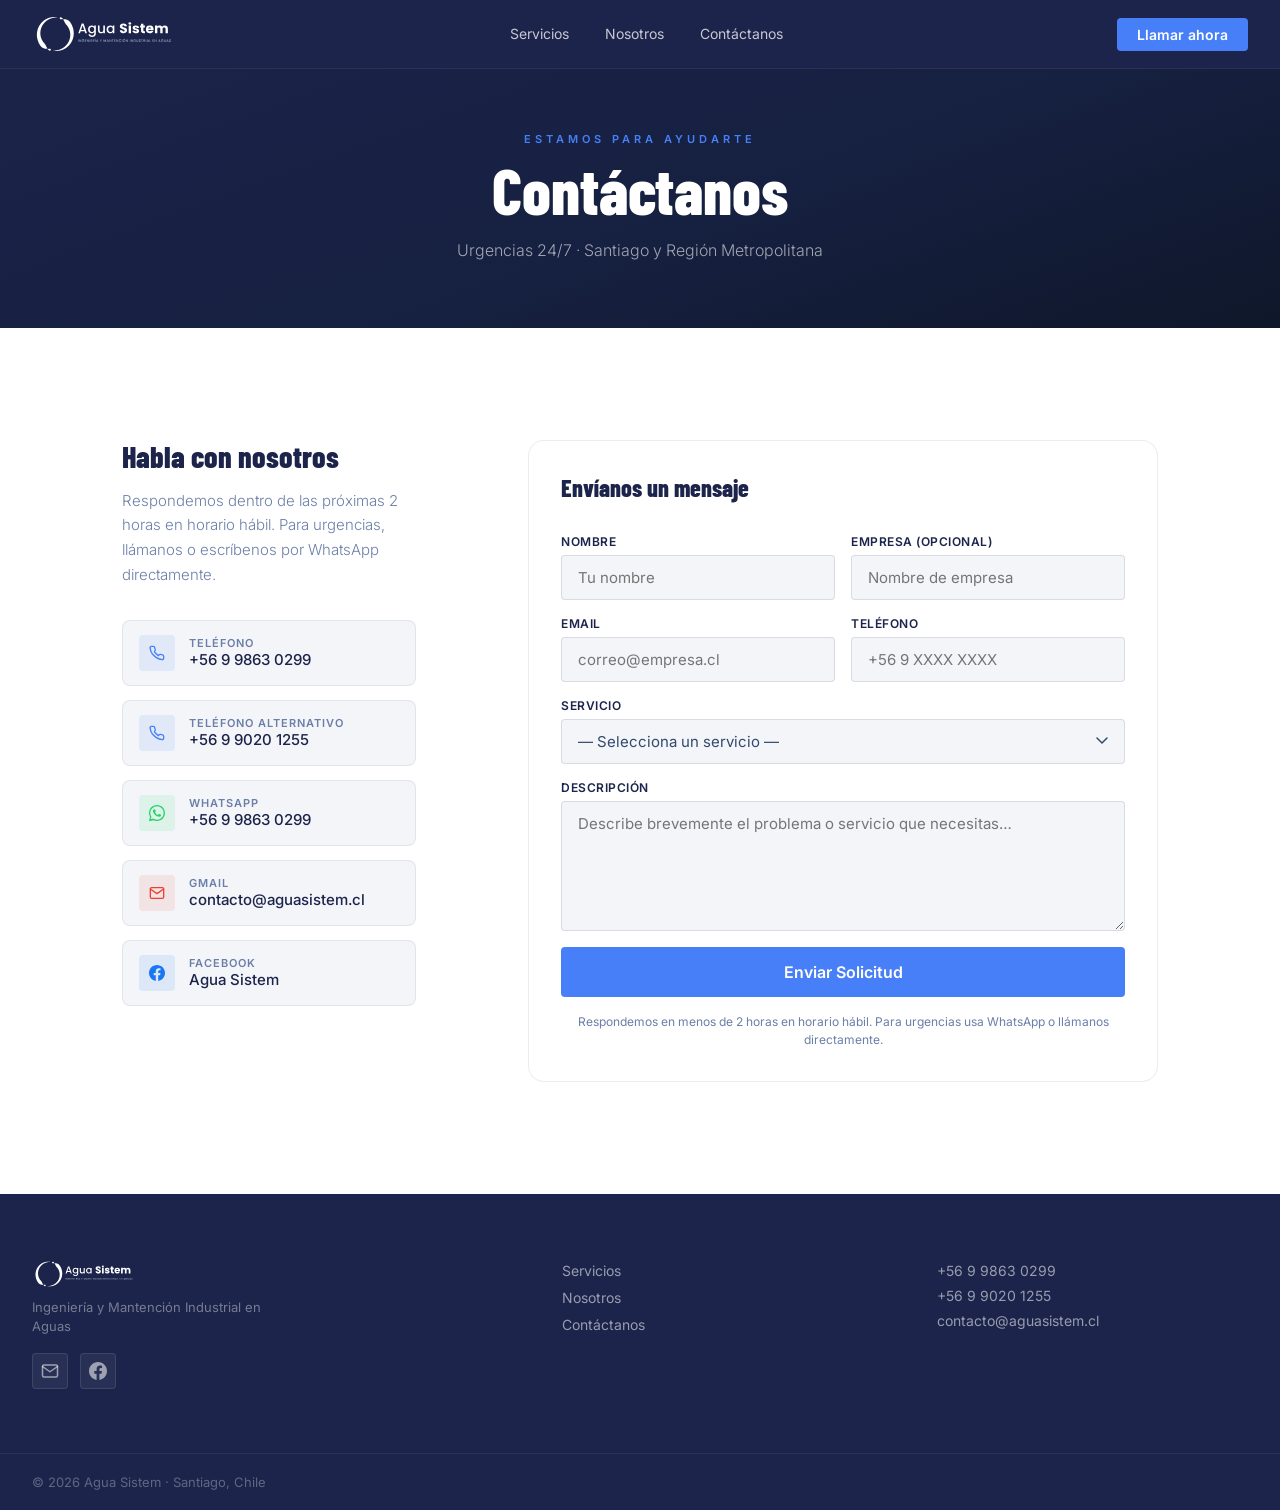
<file: aguasistem/contact.html>
<!DOCTYPE html>
<html lang="es">
<head>
  <meta charset="UTF-8" />
  <meta name="viewport" content="width=device-width, initial-scale=1.0" />
  <title>Contáctanos — Agua Sistem</title>
  <link rel="preconnect" href="https://fonts.googleapis.com" />
  <link rel="preconnect" href="https://fonts.gstatic.com" crossorigin />
  <link href="https://fonts.googleapis.com/css2?family=Barlow+Condensed:wght@600;700;800&family=Inter:wght@300;400;500;600&display=swap" rel="stylesheet" />
  <link rel="stylesheet" href="styles.css" />
  <style>
    /* Contact page specific */
    .contact-hero {
      background: linear-gradient(160deg, #1C244B 0%, #162040 60%, #0F172A 100%);
      padding: calc(68px + 4rem) var(--space-md) 4rem;
      text-align: center;
    }
    .contact-hero__title {
      font-family: var(--font-display);
      font-size: clamp(2.5rem, 5vw, 4.5rem);
      font-weight: 800; color: var(--color-white); line-height: 1;
      margin-bottom: 1rem;
    }
    .contact-hero__sub {
      font-size: 1rem; font-weight: 300;
      color: rgba(255,255,255,0.6); line-height: 1.6;
    }
    .contact-page {
      max-width: 1100px; margin: 0 auto;
      padding: var(--space-xl) var(--space-md);
      display: grid; grid-template-columns: 1fr 1.5fr;
      gap: var(--space-xl); align-items: start;
    }
    .contact-info__title {
      font-family: var(--font-display); font-size: 1.875rem;
      font-weight: 800; color: var(--color-primary);
      margin-bottom: var(--space-sm); line-height: 1.1;
    }
    .contact-info__desc {
      font-size: 0.9375rem; font-weight: 300;
      color: var(--color-muted); line-height: 1.65;
      margin-bottom: var(--space-md);
    }
    .contact-info__list { display: flex; flex-direction: column; gap: 0.875rem; }
    .contact-info__item {
      display: flex; align-items: center; gap: 0.875rem;
      font-size: 0.9375rem; color: var(--color-text); text-decoration: none;
      padding: 0.875rem 1rem;
      background: var(--color-surface);
      border: 1px solid var(--color-border);
      border-radius: var(--radius-md);
      transition: border-color var(--dur-base), box-shadow var(--dur-base);
    }
    .contact-info__item:hover {
      border-color: rgba(70, 127, 247, 0.3);
      box-shadow: 0 4px 16px rgba(28, 36, 75, 0.08);
    }
    .contact-info__icon {
      width: 36px; height: 36px; flex-shrink: 0;
      display: flex; align-items: center; justify-content: center;
      border-radius: var(--radius-sm);
    }
    .contact-info__icon--phone  { background: rgba(70, 127, 247, 0.1); color: var(--color-accent); }
    .contact-info__icon--wa     { background: rgba(37, 211, 102, 0.1); color: #25D366; }
    .contact-info__icon--gmail  { background: rgba(234, 67, 53, 0.1);  color: #EA4335; }
    .contact-info__icon--fb     { background: rgba(24, 119, 242, 0.1); color: #1877F2; }
    .contact-info__label {
      font-size: 0.6875rem; font-weight: 600; text-transform: uppercase;
      letter-spacing: 1px; color: var(--color-muted); display: block;
    }
    .contact-info__value { font-weight: 500; color: var(--color-primary); }

    /* Form */
    .contact-form-card {
      background: var(--color-white);
      border: 1px solid var(--color-border);
      border-radius: var(--radius-lg); padding: var(--space-md);
    }
    .contact-form-card__title {
      font-family: var(--font-display); font-size: 1.5rem;
      font-weight: 800; color: var(--color-primary);
      margin-bottom: var(--space-md);
    }
    .contact-form { display: flex; flex-direction: column; gap: var(--space-sm); }
    .contact-form__row { display: grid; grid-template-columns: 1fr 1fr; gap: var(--space-sm); }
    .contact-form__field { display: flex; flex-direction: column; gap: 6px; }
    .contact-form__label {
      font-size: 0.75rem; font-weight: 600;
      text-transform: uppercase; letter-spacing: 0.5px;
      color: var(--color-primary);
    }
    .contact-form__input {
      font-family: var(--font-body); font-size: 0.9375rem;
      color: var(--color-text); background: var(--color-surface);
      border: 1px solid rgba(28, 36, 75, 0.12);
      border-radius: var(--radius-sm); padding: 0.75rem 1rem;
      outline: none;
      transition: border-color var(--dur-fast), box-shadow var(--dur-fast);
    }
    .contact-form__input:focus {
      border-color: var(--color-accent);
      box-shadow: 0 0 0 3px rgba(70, 127, 247, 0.12);
    }
    .contact-form__textarea {
      resize: vertical; min-height: 130px;
    }
    .contact-form__select {
      appearance: none;
      background-image: url("data:image/svg+xml,%3Csvg xmlns='http://www.w3.org/2000/svg' width='12' height='8' viewBox='0 0 12 8'%3E%3Cpath d='M1 1l5 5 5-5' stroke='%23324A6D' stroke-width='1.5' fill='none' stroke-linecap='round'/%3E%3C/svg%3E");
      background-repeat: no-repeat; background-position: right 1rem center;
      padding-right: 2.5rem;
    }
    .contact-form__submit {
      width: 100%; padding: 0.9375rem;
      background: var(--color-accent); color: var(--color-white);
      border: none; border-radius: var(--radius-sm);
      font-family: var(--font-body); font-size: 1rem; font-weight: 600;
      cursor: pointer;
      transition: background var(--dur-fast), transform var(--dur-fast);
    }
    .contact-form__submit:hover {
      background: var(--color-accent-dk); transform: translateY(-1px);
    }
    .contact-form__note {
      font-size: 0.75rem; color: var(--color-muted);
      text-align: center; line-height: 1.5;
    }

    @media (max-width: 860px) {
      .contact-page { grid-template-columns: 1fr; gap: var(--space-lg); }
      .contact-form__row { grid-template-columns: 1fr; }
    }
  </style>
</head>
<body>

  <!-- NAVBAR -->
  <header class="navbar" id="navbar">
    <div class="navbar__inner">
      <a href="index.html" class="navbar__logo" aria-label="Agua Sistem — Inicio">
        <img src="assets/agua-sistem-logo/svg/logo-horizontal-white.svg" alt="Agua Sistem" class="navbar__logo-img" height="44" />
      </a>
      <nav class="navbar__nav" aria-label="Navegación principal">
        <a href="index.html#servicios" class="navbar__link">Servicios</a>
        <a href="index.html#nosotros" class="navbar__link">Nosotros</a>
        <a href="contact.html" class="navbar__link" aria-current="page">Contáctanos</a>
      </nav>
      <div class="navbar__actions">
        <a href="tel:+56998630299" class="navbar__cta">Llamar ahora</a>
        <button class="navbar__toggle" aria-label="Abrir menú" aria-expanded="false" id="menuToggle">
          <span></span><span></span><span></span>
        </button>
      </div>
    </div>
    <div class="navbar__mobile" id="mobileNav" aria-hidden="true">
      <a href="index.html#servicios" class="navbar__mobile-link">Servicios</a>
      <a href="index.html#nosotros" class="navbar__mobile-link">Nosotros</a>
      <a href="contact.html" class="navbar__mobile-link">Contáctanos</a>
      <a href="tel:+56998630299" class="navbar__mobile-cta">Llamar ahora</a>
    </div>
  </header>

  <main>
    <div class="contact-hero">
      <p class="section-eyebrow">Estamos para ayudarte</p>
      <h1 class="contact-hero__title">Contáctanos</h1>
      <p class="contact-hero__sub">Urgencias 24/7 · Santiago y Región Metropolitana</p>
    </div>

    <div class="contact-page">
      <!-- Info column -->
      <div class="contact-info">
        <h2 class="contact-info__title">Habla con nosotros</h2>
        <p class="contact-info__desc">Respondemos dentro de las próximas 2 horas en horario hábil. Para urgencias, llámanos o escríbenos por WhatsApp directamente.</p>
        <div class="contact-info__list">
          <a href="tel:+56998630299" class="contact-info__item">
            <span class="contact-info__icon contact-info__icon--phone">
              <svg width="16" height="16" viewBox="0 0 24 24" fill="none" stroke="currentColor" stroke-width="2" stroke-linecap="round" stroke-linejoin="round"><path d="M22 16.92v3a2 2 0 0 1-2.18 2 19.79 19.79 0 0 1-8.63-3.07A19.5 19.5 0 0 1 4.69 13 19.79 19.79 0 0 1 1.61 4.35 2 2 0 0 1 3.58 2h3a2 2 0 0 1 2 1.72 12.84 12.84 0 0 0 .7 2.81 2 2 0 0 1-.45 2.11L8.09 9.91a16 16 0 0 0 6 6l1.27-1.27a2 2 0 0 1 2.11-.45 12.84 12.84 0 0 0 2.81.7A2 2 0 0 1 22 16.92z"/></svg>
            </span>
            <span>
              <span class="contact-info__label">Teléfono</span>
              <span class="contact-info__value">+56 9 9863 0299</span>
            </span>
          </a>
          <a href="tel:+56990201255" class="contact-info__item">
            <span class="contact-info__icon contact-info__icon--phone">
              <svg width="16" height="16" viewBox="0 0 24 24" fill="none" stroke="currentColor" stroke-width="2" stroke-linecap="round" stroke-linejoin="round"><path d="M22 16.92v3a2 2 0 0 1-2.18 2 19.79 19.79 0 0 1-8.63-3.07A19.5 19.5 0 0 1 4.69 13 19.79 19.79 0 0 1 1.61 4.35 2 2 0 0 1 3.58 2h3a2 2 0 0 1 2 1.72 12.84 12.84 0 0 0 .7 2.81 2 2 0 0 1-.45 2.11L8.09 9.91a16 16 0 0 0 6 6l1.27-1.27a2 2 0 0 1 2.11-.45 12.84 12.84 0 0 0 2.81.7A2 2 0 0 1 22 16.92z"/></svg>
            </span>
            <span>
              <span class="contact-info__label">Teléfono alternativo</span>
              <span class="contact-info__value">+56 9 9020 1255</span>
            </span>
          </a>
          <a href="https://wa.me/56998630299" class="contact-info__item" target="_blank" rel="noopener">
            <span class="contact-info__icon contact-info__icon--wa">
              <svg width="16" height="16" viewBox="0 0 24 24" fill="currentColor"><path d="M17.472 14.382c-.297-.149-1.758-.867-2.03-.967-.273-.099-.471-.148-.67.15-.197.297-.767.966-.94 1.164-.173.199-.347.223-.644.075-.297-.15-1.255-.463-2.39-1.475-.883-.788-1.48-1.761-1.653-2.059-.173-.297-.018-.458.13-.606.134-.133.298-.347.446-.52.149-.174.198-.298.298-.497.099-.198.05-.371-.025-.52-.075-.149-.669-1.612-.916-2.207-.242-.579-.487-.5-.669-.51-.173-.008-.371-.01-.57-.01-.198 0-.52.074-.792.372-.272.297-1.04 1.016-1.04 2.479 0 1.462 1.065 2.875 1.213 3.074.149.198 2.096 3.2 5.077 4.487.709.306 1.262.489 1.694.625.712.227 1.36.195 1.871.118.571-.085 1.758-.719 2.006-1.413.248-.694.248-1.289.173-1.413-.074-.124-.272-.198-.57-.347z"/><path d="M12 0C5.373 0 0 5.373 0 12c0 2.138.563 4.14 1.54 5.876L.068 23.731a.5.5 0 0 0 .601.601l5.854-1.472A11.95 11.95 0 0 0 12 24c6.627 0 12-5.373 12-12S18.627 0 12 0zm0 22a9.95 9.95 0 0 1-5.157-1.434l-.37-.22-3.824.962.98-3.58-.24-.38A9.953 9.953 0 0 1 2 12C2 6.477 6.477 2 12 2s10 4.477 10 10-4.477 10-10 10z"/></svg>
            </span>
            <span>
              <span class="contact-info__label">WhatsApp</span>
              <span class="contact-info__value">+56 9 9863 0299</span>
            </span>
          </a>
          <a href="mailto:contacto@aguasistem.cl" class="contact-info__item">
            <span class="contact-info__icon contact-info__icon--gmail">
              <svg width="16" height="16" viewBox="0 0 24 24" fill="none" stroke="currentColor" stroke-width="2" stroke-linecap="round" stroke-linejoin="round"><path d="M4 4h16c1.1 0 2 .9 2 2v12c0 1.1-.9 2-2 2H4c-1.1 0-2-.9-2-2V6c0-1.1.9-2 2-2z"/><polyline points="22,6 12,13 2,6"/></svg>
            </span>
            <span>
              <span class="contact-info__label">Gmail</span>
              <span class="contact-info__value">contacto@aguasistem.cl</span>
            </span>
          </a>
          <a href="https://facebook.com/aguasistem" class="contact-info__item" target="_blank" rel="noopener">
            <span class="contact-info__icon contact-info__icon--fb">
              <svg width="16" height="16" viewBox="0 0 24 24" fill="currentColor"><path d="M24 12.073c0-6.627-5.373-12-12-12s-12 5.373-12 12c0 5.99 4.388 10.954 10.125 11.854v-8.385H7.078v-3.47h3.047V9.43c0-3.007 1.792-4.669 4.533-4.669 1.312 0 2.686.235 2.686.235v2.953H15.83c-1.491 0-1.956.925-1.956 1.874v2.25h3.328l-.532 3.47h-2.796v8.385C19.612 23.027 24 18.062 24 12.073z"/></svg>
            </span>
            <span>
              <span class="contact-info__label">Facebook</span>
              <span class="contact-info__value">Agua Sistem</span>
            </span>
          </a>
        </div>
      </div>

      <!-- Form column -->
      <div class="contact-form-card">
        <h2 class="contact-form-card__title">Envíanos un mensaje</h2>
        <form class="contact-form" aria-label="Formulario de contacto">
          <div class="contact-form__row">
            <div class="contact-form__field">
              <label for="fname" class="contact-form__label">Nombre</label>
              <input type="text" id="fname" name="nombre" class="contact-form__input" placeholder="Tu nombre" autocomplete="given-name" />
            </div>
            <div class="contact-form__field">
              <label for="company" class="contact-form__label">Empresa (opcional)</label>
              <input type="text" id="company" name="empresa" class="contact-form__input" placeholder="Nombre de empresa" autocomplete="organization" />
            </div>
          </div>
          <div class="contact-form__row">
            <div class="contact-form__field">
              <label for="cemail" class="contact-form__label">Email</label>
              <input type="email" id="cemail" name="email" class="contact-form__input" placeholder="correo@empresa.cl" autocomplete="email" />
            </div>
            <div class="contact-form__field">
              <label for="cphone" class="contact-form__label">Teléfono</label>
              <input type="tel" id="cphone" name="telefono" class="contact-form__input" placeholder="+56 9 XXXX XXXX" autocomplete="tel" />
            </div>
          </div>
          <div class="contact-form__field">
            <label for="service" class="contact-form__label">Servicio</label>
            <select id="service" name="servicio" class="contact-form__input contact-form__select">
              <option value="">— Selecciona un servicio —</option>
              <option>Destape de Alcantarillado</option>
              <option>Eliminación de Olores</option>
              <option>Cámaras de Registro</option>
              <option>Video Inspección</option>
              <option>Traslado de Aguas</option>
              <option>Extracción de Raíces</option>
              <option>Limpieza de Canaletas</option>
              <option>Limpieza de Cañerías</option>
              <option>Limpieza de Drenes</option>
              <option>Fachadas y Techumbres</option>
              <option>Limpieza de Pisos</option>
              <option>Bombas y Fosas</option>
              <option>Cámaras y Ductos</option>
              <option>Otro / No sé cuál</option>
            </select>
          </div>
          <div class="contact-form__field">
            <label for="cmessage" class="contact-form__label">Descripción</label>
            <textarea id="cmessage" name="mensaje" class="contact-form__input contact-form__textarea" placeholder="Describe brevemente el problema o servicio que necesitas…"></textarea>
          </div>
          <button type="button" class="contact-form__submit">Enviar Solicitud</button>
          <p class="contact-form__note">Respondemos en menos de 2 horas en horario hábil. Para urgencias usa WhatsApp o llámanos directamente.</p>
        </form>
      </div>
    </div>
  </main>

  <footer class="footer">
    <div class="footer__inner">
      <div class="footer__brand">
        <img src="assets/agua-sistem-logo/svg/logo-horizontal-white.svg" alt="Agua Sistem" class="footer__logo" height="32" loading="lazy" />
        <p class="footer__tagline">Ingeniería y Mantención Industrial en Aguas</p>
        <div class="footer__social">
          <a href="mailto:contacto@aguasistem.cl" class="footer__social-link" aria-label="Email">
            <svg width="18" height="18" viewBox="0 0 24 24" fill="none" stroke="currentColor" stroke-width="2" stroke-linecap="round" stroke-linejoin="round"><path d="M4 4h16c1.1 0 2 .9 2 2v12c0 1.1-.9 2-2 2H4c-1.1 0-2-.9-2-2V6c0-1.1.9-2 2-2z"/><polyline points="22,6 12,13 2,6"/></svg>
          </a>
          <a href="https://facebook.com/aguasistem" class="footer__social-link" aria-label="Facebook" target="_blank" rel="noopener">
            <svg width="18" height="18" viewBox="0 0 24 24" fill="currentColor"><path d="M24 12.073c0-6.627-5.373-12-12-12s-12 5.373-12 12c0 5.99 4.388 10.954 10.125 11.854v-8.385H7.078v-3.47h3.047V9.43c0-3.007 1.792-4.669 4.533-4.669 1.312 0 2.686.235 2.686.235v2.953H15.83c-1.491 0-1.956.925-1.956 1.874v2.25h3.328l-.532 3.47h-2.796v8.385C19.612 23.027 24 18.062 24 12.073z"/></svg>
          </a>
        </div>
      </div>
      <nav class="footer__nav" aria-label="Navegación del pie de página">
        <a href="index.html#servicios" class="footer__link">Servicios</a>
        <a href="index.html#nosotros" class="footer__link">Nosotros</a>
        <a href="contact.html" class="footer__link">Contáctanos</a>
      </nav>
      <div class="footer__contact">
        <a href="tel:+56998630299" class="footer__contact-link">+56 9 9863 0299</a>
        <a href="tel:+56990201255" class="footer__contact-link">+56 9 9020 1255</a>
        <a href="mailto:contacto@aguasistem.cl" class="footer__contact-link">contacto@aguasistem.cl</a>
      </div>
    </div>
    <div class="footer__bottom">
      <p class="footer__legal">© 2026 Agua Sistem · Santiago, Chile</p>
    </div>
  </footer>

  <script>
    const navbar = document.getElementById('navbar');
    window.addEventListener('scroll', () => {
      navbar.classList.toggle('navbar--scrolled', window.scrollY > 20);
    }, { passive: true });
    const toggle = document.getElementById('menuToggle');
    const mobileNav = document.getElementById('mobileNav');
    toggle.addEventListener('click', () => {
      const open = mobileNav.classList.toggle('is-open');
      toggle.setAttribute('aria-expanded', String(open));
      mobileNav.setAttribute('aria-hidden', String(!open));
    });
  </script>
</body>
</html>
</file>
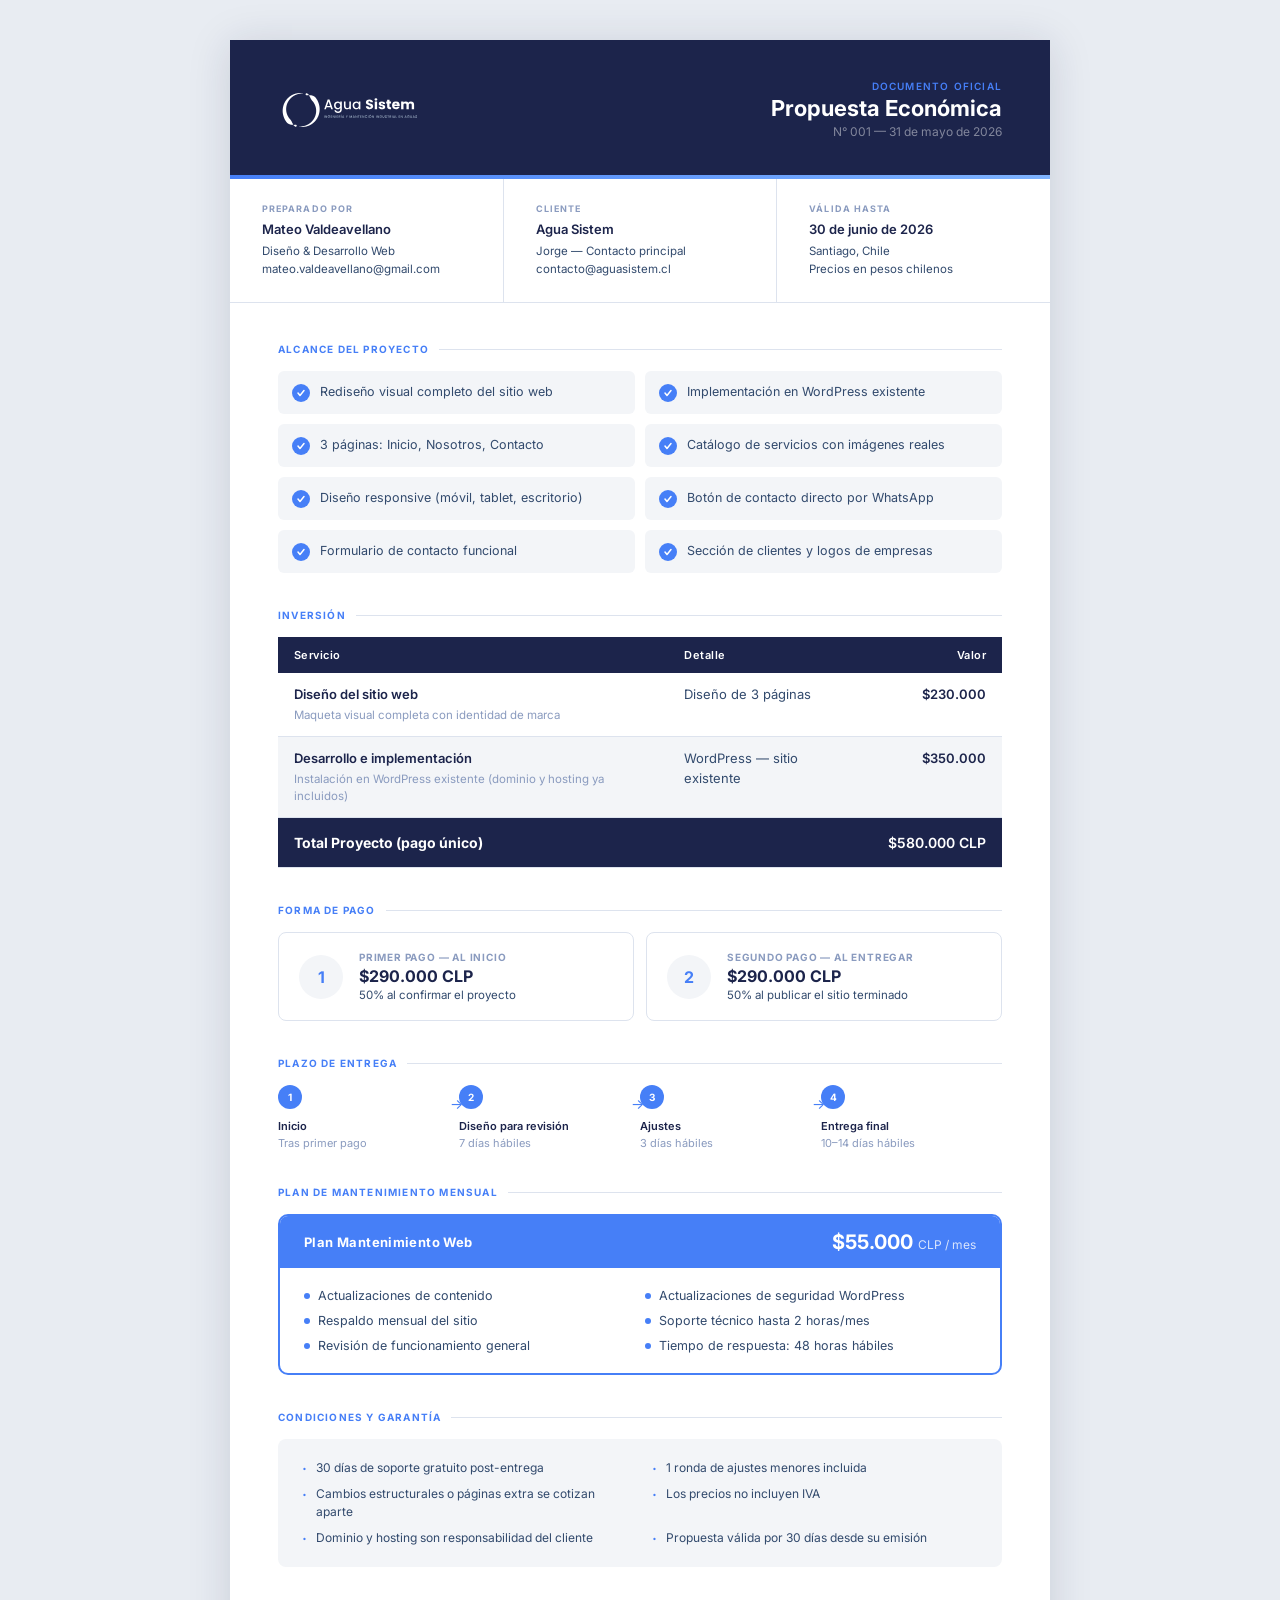
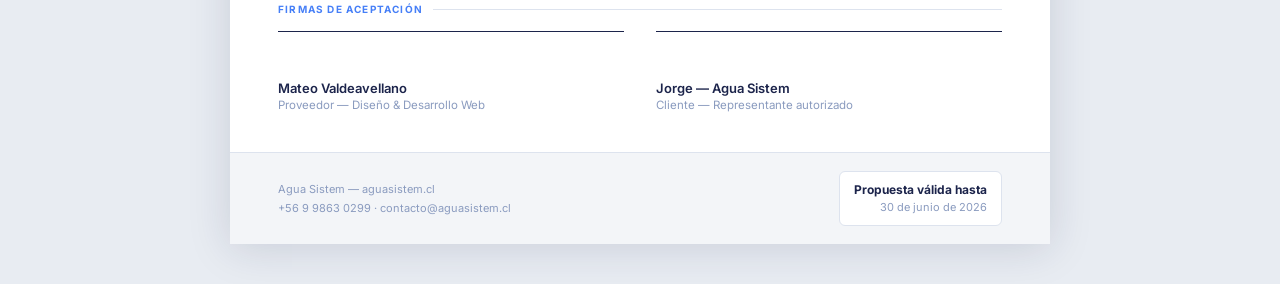
<file: aguasistem/presupuesto.html>
<!DOCTYPE html>
<html lang="es">
<head>
  <meta charset="UTF-8">
  <meta name="viewport" content="width=device-width, initial-scale=1.0">
  <title>Propuesta Económica — Agua Sistem</title>
  <link href="https://fonts.googleapis.com/css2?family=Inter:wght@300;400;500;600;700&display=swap" rel="stylesheet">
  <style>
    *, *::before, *::after { box-sizing: border-box; margin: 0; padding: 0; }

    :root {
      --navy:   #1C244B;
      --blue:   #467FF7;
      --text:   #324A6D;
      --light:  #F3F5F8;
      --border: #DDE3EE;
      --muted:  #8A9BBF;
    }

    body {
      font-family: 'Inter', sans-serif;
      background: #e8ecf2;
      color: var(--text);
      padding: 40px 20px;
      -webkit-print-color-adjust: exact;
      print-color-adjust: exact;
    }

    .page {
      background: #fff;
      max-width: 820px;
      margin: 0 auto;
      box-shadow: 0 4px 40px rgba(28,36,75,.15);
    }

    /* ── HEADER ── */
    .header {
      background: var(--navy);
      padding: 40px 48px 36px;
      display: flex;
      align-items: center;
      justify-content: space-between;
    }

    .header img.logo {
      height: 44px;
      width: auto;
    }

    .header-right {
      text-align: right;
    }

    .header-right .doc-label {
      font-size: 10px;
      font-weight: 600;
      letter-spacing: .12em;
      text-transform: uppercase;
      color: var(--blue);
      margin-bottom: 4px;
    }

    .header-right .doc-title {
      font-size: 22px;
      font-weight: 700;
      color: #fff;
      line-height: 1.1;
    }

    .header-right .doc-number {
      font-size: 12px;
      color: rgba(255,255,255,.45);
      margin-top: 4px;
    }

    /* ── ACCENT BAR ── */
    .accent-bar {
      height: 4px;
      background: linear-gradient(90deg, var(--blue) 0%, #7EB3FF 100%);
    }

    /* ── META ROW ── */
    .meta {
      display: grid;
      grid-template-columns: 1fr 1px 1fr 1px 1fr;
      border-bottom: 1px solid var(--border);
    }

    .meta-divider {
      background: var(--border);
    }

    .meta-block {
      padding: 24px 32px;
    }

    .meta-block .meta-label {
      font-size: 9px;
      font-weight: 700;
      letter-spacing: .12em;
      text-transform: uppercase;
      color: var(--muted);
      margin-bottom: 6px;
    }

    .meta-block .meta-value {
      font-size: 13px;
      font-weight: 600;
      color: var(--navy);
      line-height: 1.5;
    }

    .meta-block .meta-sub {
      font-size: 11.5px;
      color: var(--text);
      line-height: 1.6;
      margin-top: 2px;
    }

    /* ── BODY ── */
    .body {
      padding: 40px 48px;
    }

    .section + .section {
      margin-top: 36px;
    }

    .section-title {
      font-size: 10px;
      font-weight: 700;
      letter-spacing: .12em;
      text-transform: uppercase;
      color: var(--blue);
      margin-bottom: 16px;
      display: flex;
      align-items: center;
      gap: 10px;
    }

    .section-title::after {
      content: '';
      flex: 1;
      height: 1px;
      background: var(--border);
    }

    /* SCOPE LIST */
    .scope-grid {
      display: grid;
      grid-template-columns: 1fr 1fr;
      gap: 10px;
    }

    .scope-item {
      display: flex;
      align-items: flex-start;
      gap: 10px;
      padding: 12px 14px;
      background: var(--light);
      border-radius: 6px;
      font-size: 12.5px;
      line-height: 1.5;
    }

    .scope-item .check {
      width: 18px;
      height: 18px;
      background: var(--blue);
      border-radius: 50%;
      display: flex;
      align-items: center;
      justify-content: center;
      flex-shrink: 0;
      margin-top: 1px;
    }

    .scope-item .check svg {
      width: 10px;
      height: 10px;
    }

    /* PRICING TABLE */
    table {
      width: 100%;
      border-collapse: collapse;
      font-size: 13px;
    }

    thead tr {
      background: var(--navy);
      color: #fff;
    }

    thead th {
      padding: 11px 16px;
      text-align: left;
      font-weight: 600;
      font-size: 11px;
      letter-spacing: .04em;
    }

    thead th:last-child { text-align: right; }

    tbody tr {
      border-bottom: 1px solid var(--border);
    }

    tbody tr:nth-child(even) {
      background: var(--light);
    }

    tbody td {
      padding: 12px 16px;
      vertical-align: top;
      line-height: 1.5;
    }

    tbody td:last-child {
      text-align: right;
      font-weight: 600;
      color: var(--navy);
      white-space: nowrap;
    }

    .td-label {
      font-weight: 600;
      color: var(--navy);
      display: block;
    }

    .td-sub {
      font-size: 11.5px;
      color: var(--muted);
      display: block;
      margin-top: 2px;
    }

    .total-row td {
      padding: 14px 16px;
      background: var(--navy) !important;
      color: #fff;
      font-weight: 700;
      font-size: 14px;
    }

    .total-row td:last-child {
      color: #fff;
    }

    /* PAYMENT */
    .payment-grid {
      display: grid;
      grid-template-columns: 1fr 1fr;
      gap: 12px;
    }

    .payment-card {
      border: 1px solid var(--border);
      border-radius: 8px;
      padding: 18px 20px;
      display: flex;
      align-items: center;
      gap: 16px;
    }

    .payment-badge {
      width: 44px;
      height: 44px;
      background: var(--light);
      border-radius: 50%;
      display: flex;
      align-items: center;
      justify-content: center;
      flex-shrink: 0;
      font-size: 16px;
      font-weight: 700;
      color: var(--blue);
    }

    .payment-info .pay-label {
      font-size: 10px;
      font-weight: 700;
      text-transform: uppercase;
      letter-spacing: .08em;
      color: var(--muted);
      margin-bottom: 3px;
    }

    .payment-info .pay-amount {
      font-size: 16px;
      font-weight: 700;
      color: var(--navy);
    }

    .payment-info .pay-when {
      font-size: 11.5px;
      color: var(--text);
      margin-top: 2px;
    }

    /* TIMELINE */
    .timeline {
      display: flex;
      gap: 0;
    }

    .tl-item {
      flex: 1;
      position: relative;
      padding: 0 12px 0 0;
    }

    .tl-item::after {
      content: '→';
      position: absolute;
      right: -4px;
      top: 10px;
      color: var(--blue);
      font-size: 14px;
    }

    .tl-item:last-child::after { display: none; }

    .tl-dot {
      width: 24px;
      height: 24px;
      background: var(--blue);
      border-radius: 50%;
      display: flex;
      align-items: center;
      justify-content: center;
      font-size: 10px;
      font-weight: 700;
      color: #fff;
      margin-bottom: 10px;
    }

    .tl-label {
      font-size: 11px;
      font-weight: 600;
      color: var(--navy);
      margin-bottom: 3px;
    }

    .tl-days {
      font-size: 11px;
      color: var(--muted);
    }

    /* MAINTENANCE */
    .maint-card {
      border: 2px solid var(--blue);
      border-radius: 10px;
      overflow: hidden;
    }

    .maint-header {
      background: var(--blue);
      padding: 14px 24px;
      display: flex;
      justify-content: space-between;
      align-items: center;
    }

    .maint-header .maint-name {
      font-size: 13px;
      font-weight: 700;
      color: #fff;
      letter-spacing: .03em;
    }

    .maint-header .maint-price {
      font-size: 20px;
      font-weight: 700;
      color: #fff;
    }

    .maint-header .maint-price span {
      font-size: 12px;
      font-weight: 400;
      opacity: .8;
    }

    .maint-body {
      display: grid;
      grid-template-columns: 1fr 1fr;
      padding: 20px 24px;
      gap: 10px;
    }

    .maint-feat {
      display: flex;
      align-items: center;
      gap: 8px;
      font-size: 12.5px;
    }

    .maint-feat .dot {
      width: 6px;
      height: 6px;
      background: var(--blue);
      border-radius: 50%;
      flex-shrink: 0;
    }

    /* CONDITIONS */
    .conditions {
      background: var(--light);
      border-radius: 8px;
      padding: 20px 24px;
    }

    .conditions ul {
      list-style: none;
      display: grid;
      grid-template-columns: 1fr 1fr;
      gap: 8px 24px;
    }

    .conditions ul li {
      font-size: 12px;
      color: var(--text);
      padding-left: 14px;
      position: relative;
      line-height: 1.5;
    }

    .conditions ul li::before {
      content: '·';
      position: absolute;
      left: 0;
      color: var(--blue);
      font-size: 18px;
      line-height: 1.1;
    }

    /* SIGNATURE */
    .signature-row {
      display: grid;
      grid-template-columns: 1fr 1fr;
      gap: 32px;
      margin-top: 16px;
    }

    .sig-block {
      padding-top: 48px;
      border-top: 1.5px solid var(--navy);
    }

    .sig-block .sig-name {
      font-size: 13px;
      font-weight: 600;
      color: var(--navy);
    }

    .sig-block .sig-role {
      font-size: 11.5px;
      color: var(--muted);
      margin-top: 2px;
    }

    /* FOOTER */
    .footer {
      background: var(--light);
      border-top: 1px solid var(--border);
      padding: 18px 48px;
      display: flex;
      justify-content: space-between;
      align-items: center;
    }

    .footer-left {
      font-size: 11px;
      color: var(--muted);
      line-height: 1.7;
    }

    .footer-validity {
      font-size: 11px;
      color: var(--muted);
      text-align: right;
      background: #fff;
      border: 1px solid var(--border);
      border-radius: 6px;
      padding: 8px 14px;
      line-height: 1.6;
    }

    .footer-validity strong {
      color: var(--navy);
      display: block;
      font-size: 12px;
    }

    /* ── PRINT ── */
    @media print {
      body { background: #fff; padding: 0; }
      .page { box-shadow: none; max-width: 100%; }
      .header, thead tr, .total-row td { -webkit-print-color-adjust: exact; print-color-adjust: exact; }
    }

    @page { size: A4; margin: 0; }
  </style>
</head>
<body>
<div class="page">

  <!-- HEADER -->
  <div class="header">
    <img class="logo" src="assets/agua-sistem-logo/svg/logo-horizontal-white.svg" alt="Agua Sistem">
    <div class="header-right">
      <div class="doc-label">Documento Oficial</div>
      <div class="doc-title">Propuesta Económica</div>
      <div class="doc-number">N° 001 — 31 de mayo de 2026</div>
    </div>
  </div>
  <div class="accent-bar"></div>

  <!-- META -->
  <div class="meta">
    <div class="meta-block">
      <div class="meta-label">Preparado por</div>
      <div class="meta-value">Mateo Valdeavellano</div>
      <div class="meta-sub">Diseño & Desarrollo Web<br>mateo.valdeavellano@gmail.com</div>
    </div>
    <div class="meta-divider"></div>
    <div class="meta-block">
      <div class="meta-label">Cliente</div>
      <div class="meta-value">Agua Sistem</div>
      <div class="meta-sub">Jorge — Contacto principal<br>contacto@aguasistem.cl</div>
    </div>
    <div class="meta-divider"></div>
    <div class="meta-block">
      <div class="meta-label">Válida hasta</div>
      <div class="meta-value">30 de junio de 2026</div>
      <div class="meta-sub">Santiago, Chile<br>Precios en pesos chilenos</div>
    </div>
  </div>

  <!-- BODY -->
  <div class="body">

    <!-- ALCANCE -->
    <div class="section">
      <div class="section-title">Alcance del proyecto</div>
      <div class="scope-grid">
        <div class="scope-item">
          <div class="check">
            <svg viewBox="0 0 10 10" fill="none"><polyline points="2,5 4,7.5 8,2.5" stroke="white" stroke-width="1.5" stroke-linecap="round" stroke-linejoin="round"/></svg>
          </div>
          Rediseño visual completo del sitio web
        </div>
        <div class="scope-item">
          <div class="check">
            <svg viewBox="0 0 10 10" fill="none"><polyline points="2,5 4,7.5 8,2.5" stroke="white" stroke-width="1.5" stroke-linecap="round" stroke-linejoin="round"/></svg>
          </div>
          Implementación en WordPress existente
        </div>
        <div class="scope-item">
          <div class="check">
            <svg viewBox="0 0 10 10" fill="none"><polyline points="2,5 4,7.5 8,2.5" stroke="white" stroke-width="1.5" stroke-linecap="round" stroke-linejoin="round"/></svg>
          </div>
          3 páginas: Inicio, Nosotros, Contacto
        </div>
        <div class="scope-item">
          <div class="check">
            <svg viewBox="0 0 10 10" fill="none"><polyline points="2,5 4,7.5 8,2.5" stroke="white" stroke-width="1.5" stroke-linecap="round" stroke-linejoin="round"/></svg>
          </div>
          Catálogo de servicios con imágenes reales
        </div>
        <div class="scope-item">
          <div class="check">
            <svg viewBox="0 0 10 10" fill="none"><polyline points="2,5 4,7.5 8,2.5" stroke="white" stroke-width="1.5" stroke-linecap="round" stroke-linejoin="round"/></svg>
          </div>
          Diseño responsive (móvil, tablet, escritorio)
        </div>
        <div class="scope-item">
          <div class="check">
            <svg viewBox="0 0 10 10" fill="none"><polyline points="2,5 4,7.5 8,2.5" stroke="white" stroke-width="1.5" stroke-linecap="round" stroke-linejoin="round"/></svg>
          </div>
          Botón de contacto directo por WhatsApp
        </div>
        <div class="scope-item">
          <div class="check">
            <svg viewBox="0 0 10 10" fill="none"><polyline points="2,5 4,7.5 8,2.5" stroke="white" stroke-width="1.5" stroke-linecap="round" stroke-linejoin="round"/></svg>
          </div>
          Formulario de contacto funcional
        </div>
        <div class="scope-item">
          <div class="check">
            <svg viewBox="0 0 10 10" fill="none"><polyline points="2,5 4,7.5 8,2.5" stroke="white" stroke-width="1.5" stroke-linecap="round" stroke-linejoin="round"/></svg>
          </div>
          Sección de clientes y logos de empresas
        </div>
      </div>
    </div>

    <!-- PRICING -->
    <div class="section">
      <div class="section-title">Inversión</div>
      <table>
        <thead>
          <tr>
            <th>Servicio</th>
            <th>Detalle</th>
            <th>Valor</th>
          </tr>
        </thead>
        <tbody>
          <tr>
            <td>
              <span class="td-label">Diseño del sitio web</span>
              <span class="td-sub">Maqueta visual completa con identidad de marca</span>
            </td>
            <td>Diseño de 3 páginas</td>
            <td>$230.000</td>
          </tr>
          <tr>
            <td>
              <span class="td-label">Desarrollo e implementación</span>
              <span class="td-sub">Instalación en WordPress existente (dominio y hosting ya incluidos)</span>
            </td>
            <td>WordPress — sitio existente</td>
            <td>$350.000</td>
          </tr>
          <tr class="total-row">
            <td colspan="2">Total Proyecto (pago único)</td>
            <td>$580.000 CLP</td>
          </tr>
        </tbody>
      </table>
    </div>

    <!-- PAYMENT -->
    <div class="section">
      <div class="section-title">Forma de pago</div>
      <div class="payment-grid">
        <div class="payment-card">
          <div class="payment-badge">1</div>
          <div class="payment-info">
            <div class="pay-label">Primer pago — Al inicio</div>
            <div class="pay-amount">$290.000 CLP</div>
            <div class="pay-when">50% al confirmar el proyecto</div>
          </div>
        </div>
        <div class="payment-card">
          <div class="payment-badge">2</div>
          <div class="payment-info">
            <div class="pay-label">Segundo pago — Al entregar</div>
            <div class="pay-amount">$290.000 CLP</div>
            <div class="pay-when">50% al publicar el sitio terminado</div>
          </div>
        </div>
      </div>
    </div>

    <!-- TIMELINE -->
    <div class="section">
      <div class="section-title">Plazo de entrega</div>
      <div class="timeline">
        <div class="tl-item">
          <div class="tl-dot">1</div>
          <div class="tl-label">Inicio</div>
          <div class="tl-days">Tras primer pago</div>
        </div>
        <div class="tl-item">
          <div class="tl-dot">2</div>
          <div class="tl-label">Diseño para revisión</div>
          <div class="tl-days">7 días hábiles</div>
        </div>
        <div class="tl-item">
          <div class="tl-dot">3</div>
          <div class="tl-label">Ajustes</div>
          <div class="tl-days">3 días hábiles</div>
        </div>
        <div class="tl-item">
          <div class="tl-dot">4</div>
          <div class="tl-label">Entrega final</div>
          <div class="tl-days">10–14 días hábiles</div>
        </div>
      </div>
    </div>

    <!-- MAINTENANCE -->
    <div class="section">
      <div class="section-title">Plan de mantenimiento mensual</div>
      <div class="maint-card">
        <div class="maint-header">
          <div class="maint-name">Plan Mantenimiento Web</div>
          <div class="maint-price">$55.000 <span>CLP / mes</span></div>
        </div>
        <div class="maint-body">
          <div class="maint-feat"><div class="dot"></div>Actualizaciones de contenido</div>
          <div class="maint-feat"><div class="dot"></div>Actualizaciones de seguridad WordPress</div>
          <div class="maint-feat"><div class="dot"></div>Respaldo mensual del sitio</div>
          <div class="maint-feat"><div class="dot"></div>Soporte técnico hasta 2 horas/mes</div>
          <div class="maint-feat"><div class="dot"></div>Revisión de funcionamiento general</div>
          <div class="maint-feat"><div class="dot"></div>Tiempo de respuesta: 48 horas hábiles</div>
        </div>
      </div>
    </div>

    <!-- CONDITIONS -->
    <div class="section">
      <div class="section-title">Condiciones y garantía</div>
      <div class="conditions">
        <ul>
          <li>30 días de soporte gratuito post-entrega</li>
          <li>1 ronda de ajustes menores incluida</li>
          <li>Cambios estructurales o páginas extra se cotizan aparte</li>
          <li>Los precios no incluyen IVA</li>
          <li>Dominio y hosting son responsabilidad del cliente</li>
          <li>Propuesta válida por 30 días desde su emisión</li>
        </ul>
      </div>
    </div>

    <!-- SIGNATURE -->
    <div class="section">
      <div class="section-title">Firmas de aceptación</div>
      <div class="signature-row">
        <div class="sig-block">
          <div class="sig-name">Mateo Valdeavellano</div>
          <div class="sig-role">Proveedor — Diseño & Desarrollo Web</div>
        </div>
        <div class="sig-block">
          <div class="sig-name">Jorge — Agua Sistem</div>
          <div class="sig-role">Cliente — Representante autorizado</div>
        </div>
      </div>
    </div>

  </div><!-- /body -->

  <!-- FOOTER -->
  <div class="footer">
    <div class="footer-left">
      Agua Sistem — aguasistem.cl<br>
      +56 9 9863 0299 · contacto@aguasistem.cl
    </div>
    <div class="footer-validity">
      <strong>Propuesta válida hasta</strong>
      30 de junio de 2026
    </div>
  </div>

</div>
</body>
</html>
</file>
<file: aguasistem/styles.css>
/* ================================================================
   AGUA SISTEM DEMO — styles.css
   Colors: primary #1C244B · accent #467FF7 · text #324A6D
   Fonts: Barlow Condensed (display) · Inter (body)
================================================================ */

/* ---- TOKENS ---- */
:root {
  --color-primary:   #1C244B;
  --color-accent:    #467FF7;
  --color-accent-dk: #2F5DC8;
  --color-text:      #324A6D;
  --color-muted:     #6B7FA8;
  --color-surface:   #F3F5F8;
  --color-border:    rgba(28, 36, 75, 0.08);
  --color-white:     #FFFFFF;

  --font-display: 'Barlow Condensed', sans-serif;
  --font-body:    'Inter', sans-serif;

  --space-xs:  0.5rem;
  --space-sm:  1rem;
  --space-md:  2rem;
  --space-lg:  4rem;
  --space-xl:  7rem;

  --radius-sm: 4px;
  --radius-md: 8px;
  --radius-lg: 16px;

  --ease-out: cubic-bezier(0.16, 1, 0.3, 1);
  --dur-fast: 150ms;
  --dur-base: 280ms;
}

/* ---- RESET ---- */
*, *::before, *::after { box-sizing: border-box; margin: 0; padding: 0; }
html { scroll-behavior: smooth; }
body {
  font-family: var(--font-body);
  color: var(--color-text);
  background: var(--color-white);
  overflow-x: hidden;
  -webkit-font-smoothing: antialiased;
}
img { max-width: 100%; display: block; }
a { color: inherit; }
.sr-only {
  position: absolute; width: 1px; height: 1px;
  padding: 0; margin: -1px; overflow: hidden;
  clip: rect(0,0,0,0); white-space: nowrap; border: 0;
}

/* ---- FADE-IN ---- */
.fade-in {
  opacity: 0;
  transform: translateY(20px);
  transition: opacity 0.55s var(--ease-out), transform 0.55s var(--ease-out);
}
.fade-in.is-visible { opacity: 1; transform: translateY(0); }
.fade-in--delay-1 { transition-delay: 0.08s; }
.fade-in--delay-2 { transition-delay: 0.16s; }
.fade-in--delay-3 { transition-delay: 0.24s; }
.fade-in--delay-4 { transition-delay: 0.32s; }

/* ---- BUTTONS ---- */
.btn {
  display: inline-flex; align-items: center; justify-content: center;
  font-family: var(--font-body); font-size: 0.9375rem; font-weight: 600;
  text-decoration: none; padding: 0.875rem 2rem;
  border-radius: var(--radius-sm); border: 2px solid transparent;
  transition: background var(--dur-fast), border-color var(--dur-fast), transform var(--dur-fast);
  cursor: pointer;
}
.btn--primary {
  background: var(--color-accent); color: var(--color-white);
  border-color: var(--color-accent);
}
.btn--primary:hover {
  background: var(--color-accent-dk); border-color: var(--color-accent-dk);
  transform: translateY(-2px);
}
.btn--ghost {
  background: transparent; color: var(--color-white);
  border-color: rgba(255,255,255,0.35);
}
.btn--ghost:hover {
  border-color: rgba(255,255,255,0.75);
  transform: translateY(-2px);
}

/* ---- SECTION SHARED ---- */
.section-header { text-align: center; margin-bottom: var(--space-lg); }
.section-eyebrow {
  font-family: var(--font-body); font-size: 0.6875rem; font-weight: 600;
  text-transform: uppercase; letter-spacing: 4px; color: var(--color-accent);
  margin-bottom: 0.75rem;
}
.section-title {
  font-family: var(--font-display); font-size: clamp(2rem, 4vw, 3.25rem);
  font-weight: 800; color: var(--color-primary); line-height: 1.05;
  margin-bottom: 0.75rem;
}
.section-subtitle {
  font-size: 1rem; font-weight: 300; color: var(--color-muted);
  max-width: 520px; margin: 0 auto; line-height: 1.65;
}

/* ================================================================
   SEARCH OVERLAY
================================================================ */
.search-overlay {
  position: fixed; inset: 0; z-index: 300;
  background: rgba(28, 36, 75, 0.96);
  backdrop-filter: blur(12px);
  display: flex; flex-direction: column; align-items: center;
  padding-top: 120px; gap: 2rem;
  opacity: 0; pointer-events: none;
  transition: opacity var(--dur-base) var(--ease-out);
}
.search-overlay.is-open {
  opacity: 1; pointer-events: all;
}
.search-overlay__inner {
  position: relative; width: 100%; max-width: 640px; padding: 0 var(--space-md);
  display: flex; align-items: center; gap: 1rem;
}
.search-overlay__input {
  flex: 1;
  font-family: var(--font-display); font-size: 1.75rem; font-weight: 700;
  background: transparent; border: none; border-bottom: 2px solid rgba(255,255,255,0.3);
  color: var(--color-white); padding: 0.5rem 0; outline: none;
  transition: border-color var(--dur-fast);
}
.search-overlay__input::placeholder { color: rgba(255,255,255,0.3); }
.search-overlay__input:focus { border-bottom-color: var(--color-accent); }
.search-overlay__close {
  background: none; border: none; color: rgba(255,255,255,0.5);
  font-size: 1.25rem; cursor: pointer; padding: 0.25rem;
  transition: color var(--dur-fast);
}
.search-overlay__close:hover { color: var(--color-white); }
.search-overlay__results {
  width: 100%; max-width: 640px; padding: 0 var(--space-md);
  color: rgba(255,255,255,0.5); font-size: 0.875rem;
}

/* ================================================================
   NAVBAR
================================================================ */
.navbar {
  position: fixed; top: 0; left: 0; right: 0; z-index: 200;
  background: var(--color-primary);
  border-bottom: 1px solid rgba(255,255,255,0.06);
  transition: box-shadow var(--dur-base);
}
.navbar--scrolled {
  box-shadow: 0 4px 24px rgba(28, 36, 75, 0.35);
}
.navbar__inner {
  max-width: 1400px; margin: 0 auto;
  padding: 0 var(--space-md); height: 68px;
  display: flex; align-items: center; justify-content: space-between;
}
.navbar__logo {
  display: flex; align-items: center; gap: 0.75rem;
  text-decoration: none;
}
.navbar__logo-img { height: 44px; width: auto; object-fit: contain; }
.navbar__logo-tagline {
  font-size: 0.625rem; font-weight: 400;
  color: rgba(255,255,255,0.45); letter-spacing: 0.5px;
  line-height: 1.3; max-width: 140px;
  display: none;
}
@media (min-width: 1024px) { .navbar__logo-tagline { display: block; } }
.navbar__nav {
  display: flex; align-items: center; gap: 2.25rem;
}
.navbar__link {
  font-size: 0.875rem; font-weight: 400;
  color: rgba(255,255,255,0.75); text-decoration: none;
  transition: color var(--dur-fast);
  position: relative; padding-bottom: 2px;
}
.navbar__link::after {
  content: ''; position: absolute; bottom: -2px; left: 0; right: 100%;
  height: 1px; background: var(--color-accent);
  transition: right var(--dur-base) var(--ease-out);
}
.navbar__link:hover { color: var(--color-white); }
.navbar__link:hover::after { right: 0; }
.navbar__actions {
  display: flex; align-items: center; gap: 1rem;
}
.navbar__search-btn {
  background: none; border: none; cursor: pointer;
  color: rgba(255,255,255,0.65); padding: 6px;
  display: flex; align-items: center;
  transition: color var(--dur-fast);
  border-radius: var(--radius-sm);
}
.navbar__search-btn:hover { color: var(--color-white); }
.navbar__cta {
  background: var(--color-accent); color: var(--color-white);
  font-size: 0.875rem; font-weight: 600; text-decoration: none;
  padding: 0.5rem 1.25rem; border-radius: var(--radius-sm);
  transition: background var(--dur-fast), transform var(--dur-fast);
}
.navbar__cta:hover {
  background: var(--color-accent-dk); transform: translateY(-1px);
}
.navbar__toggle {
  display: none; flex-direction: column; gap: 5px;
  background: none; border: none; cursor: pointer; padding: 4px;
}
.navbar__toggle span {
  display: block; width: 22px; height: 2px;
  background: var(--color-white); border-radius: 2px;
  transition: transform var(--dur-base);
}
/* Mobile nav */
.navbar__mobile {
  display: none;
  flex-direction: column; gap: 0;
  background: rgba(20, 28, 68, 0.98);
  border-top: 1px solid rgba(255,255,255,0.06);
  max-height: 0; overflow: hidden;
  transition: max-height var(--dur-base) var(--ease-out);
}
.navbar__mobile.is-open { max-height: 400px; }
.navbar__mobile-link {
  font-size: 1rem; font-weight: 400;
  color: rgba(255,255,255,0.8); text-decoration: none;
  padding: 1rem var(--space-md);
  border-bottom: 1px solid rgba(255,255,255,0.04);
  transition: color var(--dur-fast), background var(--dur-fast);
}
.navbar__mobile-link:hover { color: var(--color-white); background: rgba(255,255,255,0.04); }
.navbar__mobile-cta {
  display: block; text-align: center;
  background: var(--color-accent); color: var(--color-white);
  font-size: 0.9375rem; font-weight: 600; text-decoration: none;
  padding: 1rem var(--space-md); margin: var(--space-sm) var(--space-md) var(--space-md);
  border-radius: var(--radius-sm);
}

@media (max-width: 768px) {
  .navbar__nav { display: none; }
  .navbar__cta { display: none; }
  .navbar__toggle { display: flex; }
  .navbar__mobile { display: flex; }
}

/* ================================================================
   HERO
================================================================ */
.hero {
  position: relative; min-height: 95vh;
  display: flex; flex-direction: column; justify-content: center;
  overflow: hidden; padding-top: 68px;
}
.hero__bg {
  position: absolute; inset: 0;
  background:
    radial-gradient(ellipse 90% 70% at 75% 35%, rgba(70, 127, 247, 0.2) 0%, transparent 55%),
    radial-gradient(ellipse 50% 60% at 15% 75%, rgba(43, 108, 176, 0.15) 0%, transparent 50%),
    linear-gradient(160deg, #1C244B 0%, #162040 60%, #0F172A 100%);
}
.hero__inner {
  position: relative; z-index: 1;
  max-width: 1400px; margin: 0 auto; width: 100%;
  padding: var(--space-xl) var(--space-md);
}
.hero__eyebrow {
  font-size: 0.6875rem; font-weight: 600;
  text-transform: uppercase; letter-spacing: 4px;
  color: var(--color-accent); margin-bottom: 1.5rem;
}
.hero__title {
  font-family: var(--font-display);
  font-size: clamp(3rem, 7vw, 6.5rem);
  font-weight: 800; line-height: 0.95;
  color: var(--color-white); margin-bottom: 1.5rem;
  max-width: 780px;
}
.hero__title--accent { color: var(--color-accent); }
.hero__subtitle {
  font-size: clamp(0.9375rem, 1.8vw, 1.125rem);
  font-weight: 300; color: rgba(255,255,255,0.65);
  line-height: 1.65; margin-bottom: var(--space-lg);
  max-width: 520px;
}
.hero__actions {
  display: flex; gap: var(--space-sm); flex-wrap: wrap;
  margin-bottom: var(--space-xl);
}

/* Hero inline stats */
.hero__stats {
  display: flex; align-items: center; flex-wrap: wrap;
  gap: var(--space-md);
  padding-top: var(--space-lg);
  border-top: 1px solid rgba(255,255,255,0.1);
}
.hero__stat { display: flex; flex-direction: column; gap: 4px; }
.hero__stat-num {
  font-family: var(--font-display); font-size: 2.25rem;
  font-weight: 800; color: var(--color-white); line-height: 1;
}
.hero__stat-label {
  font-size: 0.6875rem; font-weight: 400;
  text-transform: uppercase; letter-spacing: 1px;
  color: rgba(255,255,255,0.45);
}
.hero__stat-divider {
  width: 1px; height: 48px;
  background: rgba(255,255,255,0.12);
}

/* Scroll indicator */
.hero__scroll-indicator {
  position: absolute; bottom: 2rem; left: 50%;
  transform: translateX(-50%); text-decoration: none;
}
.hero__scroll-indicator span {
  display: block; width: 22px; height: 36px;
  border: 2px solid rgba(255,255,255,0.25); border-radius: 999px;
  position: relative;
}
.hero__scroll-indicator span::before {
  content: ''; position: absolute;
  top: 5px; left: 50%; transform: translateX(-50%);
  width: 3px; height: 7px;
  background: rgba(255,255,255,0.5); border-radius: 999px;
  animation: scrollDot 2.2s ease-in-out infinite;
}
@keyframes scrollDot {
  0%, 100% { transform: translateX(-50%) translateY(0); opacity: 1; }
  75%       { transform: translateX(-50%) translateY(11px); opacity: 0; }
}

@media (max-width: 768px) {
  .hero__stat-divider { display: none; }
  .hero__stats { gap: var(--space-sm); }
}
@media (max-width: 480px) {
  .hero__title { font-size: clamp(2.5rem, 10vw, 3.5rem); }
  .hero__stats { gap: 1.25rem; }
}

/* ================================================================
   SERVICES
================================================================ */
.services {
  padding: var(--space-xl) 0;
  background: var(--color-white);
}
.services__inner {
  max-width: 1400px; margin: 0 auto;
  padding: 0 var(--space-md);
}
.services-grid {
  display: grid;
  grid-template-columns: repeat(4, 1fr);
  grid-auto-rows: auto;
  gap: 20px;
}

/* Service card */
.svc-card-link {
  display: block;
  text-decoration: none;
  color: inherit;
}
.svc-card-link .svc-card { cursor: pointer; }
.svc-card-link:focus-visible .svc-card {
  outline: 2px solid var(--color-accent);
  outline-offset: 2px;
}
.svc-card {
  background: var(--color-white);
  border: 1px solid var(--color-border);
  border-radius: var(--radius-lg);
  overflow: hidden;
  transition: transform var(--dur-base) var(--ease-out),
              box-shadow var(--dur-base) var(--ease-out),
              border-color var(--dur-base);
  cursor: default;
}
.svc-card:hover {
  transform: translateY(-5px);
  box-shadow: 0 16px 40px rgba(28, 36, 75, 0.1);
  border-color: rgba(70, 127, 247, 0.25);
}
.svc-card__img-wrap {
  aspect-ratio: 4/3; overflow: hidden;
  background: var(--color-surface);
}
.svc-card__img {
  width: 100%; height: 100%;
  object-fit: cover;
  transition: transform 0.5s var(--ease-out);
}
.svc-card:hover .svc-card__img { transform: scale(1.04); }
.svc-card__body {
  padding: 1rem 1.25rem 1.25rem;
  border-top: 2px solid transparent;
  transition: border-color var(--dur-base);
}
.svc-card:hover .svc-card__body { border-color: var(--color-accent); }
.svc-card__title {
  font-family: var(--font-display);
  font-size: 1.125rem; font-weight: 700;
  color: var(--color-primary); line-height: 1.2;
  margin-bottom: 4px;
}
.svc-card__desc {
  font-size: 0.8125rem; font-weight: 300;
  color: var(--color-muted); line-height: 1.4;
}
.svc-card__more {
  margin-top: 0.625rem;
  font-size: 0.8125rem; font-weight: 600;
  color: var(--color-accent);
  transition: transform var(--dur-base) var(--ease-out);
}
.svc-card:hover .svc-card__more { transform: translateX(4px); }
/* Featured card — spans 2×2 */
.svc-card-link--featured,
.svc-card--featured {
  grid-column: span 2;
  grid-row: span 2;
}
.svc-card-link--featured {
  display: flex;
}
.svc-card--featured {
  display: flex;
  flex-direction: column;
  width: 100%;
}
.svc-card--featured .svc-card__img-wrap {
  flex: 1;
  aspect-ratio: unset;
  min-height: 240px;
}
.svc-card--featured .svc-card__body {
  padding: 1.25rem 1.5rem 1.5rem;
}
.svc-card--featured .svc-card__title {
  font-size: 1.375rem;
}

@media (max-width: 840px) {
  .svc-card-link--featured,
  .svc-card--featured { grid-column: span 2; grid-row: span 1; }
  .svc-card--featured .svc-card__img-wrap { min-height: 180px; }
}
@media (max-width: 500px) {
  .svc-card-link--featured,
  .svc-card--featured { grid-column: span 1; }
}

.services__none {
  text-align: center; color: var(--color-muted);
  font-size: 0.9375rem; padding: var(--space-md) 0;
  grid-column: 1/-1;
}

@media (max-width: 1200px) { .services-grid { grid-template-columns: repeat(3, 1fr); } }
@media (max-width: 840px)  { .services-grid { grid-template-columns: repeat(2, 1fr); } }
@media (max-width: 500px)  { .services-grid { grid-template-columns: 1fr; gap: 14px; } }

/* ================================================================
   CLIENTS
================================================================ */
.clients {
  padding: var(--space-xl) 0;
  background: linear-gradient(160deg, #eef3fd 0%, #f3f5f8 45%, #e8f0fc 100%);
  border-top: 1px solid rgba(70, 127, 247, 0.1);
  border-bottom: 1px solid rgba(70, 127, 247, 0.1);
  overflow: hidden;
}
.clients__inner {
  max-width: 1400px; margin: 0 auto; padding: 0 var(--space-md);
}

/* logo grid */
.clients__logos {
  display: flex;
  flex-wrap: wrap;
  align-items: center;
  justify-content: center;
  gap: 1.5rem;
  margin-top: var(--space-lg);
}

/* logo cards */
.clients__logo-item {
  flex-shrink: 0;
  display: flex;
  flex-direction: column;
  align-items: center;
  justify-content: center;
  gap: 0.625rem;
  padding: 1.5rem 2rem;
  background: var(--color-white);
  border: 1.5px solid rgba(70, 127, 247, 0.12);
  border-radius: 18px;
  box-shadow: 0 2px 8px rgba(28, 36, 75, 0.05);
  cursor: default;
  transition: border-color var(--dur-base), box-shadow var(--dur-base),
              transform var(--dur-base) var(--ease-out),
              background var(--dur-base);
}
.clients__logo-item:hover {
  border-color: rgba(70, 127, 247, 0.45);
  background: #fff;
  box-shadow:
    0 0 0 4px rgba(70, 127, 247, 0.08),
    0 12px 32px rgba(70, 127, 247, 0.15);
  transform: translateY(-4px) scale(1.02);
}
.clients__logo-img {
  max-height: 72px;
  width: auto;
  max-width: 150px;
  object-fit: contain;
  transition: transform var(--dur-base) var(--ease-out), filter var(--dur-base);
  filter: grayscale(15%);
}
.clients__logo-item:hover .clients__logo-img {
  transform: scale(1.08);
  filter: grayscale(0%);
}
.clients__logo-name {
  font-family: var(--font-body);
  font-size: 0.68rem;
  font-weight: 600;
  letter-spacing: 0.04em;
  text-transform: uppercase;
  color: var(--color-muted);
  transition: color var(--dur-base);
}
.clients__logo-item:hover .clients__logo-name {
  color: var(--color-accent);
}

/* ---- FLOATING WHATSAPP ---- */
.wa-float {
  position: fixed; bottom: 2rem; right: 2rem; z-index: 150;
  width: 56px; height: 56px;
  background: #25D366;
  border-radius: 50%;
  display: flex; align-items: center; justify-content: center;
  color: var(--color-white);
  box-shadow: 0 4px 20px rgba(37, 211, 102, 0.45);
  transition: transform var(--dur-base) var(--ease-out),
              box-shadow var(--dur-base);
  text-decoration: none;
}
.wa-float:hover {
  transform: scale(1.1) translateY(-2px);
  box-shadow: 0 8px 28px rgba(37, 211, 102, 0.55);
}

@media (max-width: 640px) {
  .clients__logo-item { padding: 1.125rem 1.5rem; border-radius: 14px; }
  .clients__logo-img { max-height: 52px; max-width: 110px; }
}

/* ================================================================
   WHY US
================================================================ */
.why {
  padding: var(--space-xl) 0;
  background: var(--color-white);
}
.why__inner {
  max-width: 1400px; margin: 0 auto; padding: 0 var(--space-md);
}
.why__pillars {
  display: grid; grid-template-columns: repeat(4, 1fr);
  gap: var(--space-md); margin-top: var(--space-lg);
}
.why__pillar {
  background: var(--color-surface);
  border: 1px solid var(--color-border);
  border-radius: var(--radius-lg); padding: var(--space-md);
  text-align: center;
  transition: transform var(--dur-base) var(--ease-out),
              box-shadow var(--dur-base), border-color var(--dur-base);
}
.why__pillar:hover {
  transform: translateY(-4px);
  box-shadow: 0 12px 32px rgba(28, 36, 75, 0.09);
  border-color: rgba(70, 127, 247, 0.2);
}
.why__pillar-icon {
  width: 48px; height: 48px; margin: 0 auto var(--space-sm);
  background: rgba(70, 127, 247, 0.1);
  border-radius: 50%;
  display: flex; align-items: center; justify-content: center;
}
.why__pillar-icon svg {
  width: 22px; height: 22px; stroke: var(--color-accent);
}
.why__pillar-title {
  font-family: var(--font-display);
  font-size: 1.1875rem; font-weight: 700;
  color: var(--color-primary); margin-bottom: 0.5rem; line-height: 1.2;
}
.why__pillar-desc {
  font-size: 0.875rem; font-weight: 300;
  color: var(--color-muted); line-height: 1.6;
}

@media (max-width: 1024px) { .why__pillars { grid-template-columns: repeat(2, 1fr); } }
@media (max-width: 560px)  { .why__pillars { grid-template-columns: 1fr; } }

/* ================================================================
   CTA STRIP
================================================================ */
.cta-strip {
  position: relative; overflow: hidden;
  padding: var(--space-xl) 0;
}
.cta-strip__bg {
  position: absolute; inset: 0;
}
.cta-strip__bg img {
  width: 100%; height: 100%; object-fit: cover;
  filter: brightness(0.18) saturate(0.5);
}
.cta-strip__bg::after {
  content: ''; position: absolute; inset: 0;
  background: rgba(28, 36, 75, 0.75);
}
.cta-strip__inner {
  position: relative; z-index: 1;
  max-width: 1400px; margin: 0 auto; padding: 0 var(--space-md);
  display: flex; align-items: center; justify-content: space-between;
  gap: var(--space-lg); flex-wrap: wrap;
}
.cta-strip__title {
  font-family: var(--font-display);
  font-size: clamp(2rem, 4vw, 3.25rem);
  font-weight: 800; color: var(--color-white); line-height: 1.05;
  margin-bottom: 0.5rem;
}
.cta-strip__sub {
  font-size: 0.9375rem; font-weight: 300;
  color: rgba(255,255,255,0.65); line-height: 1.5;
}
.cta-strip__actions {
  display: flex; align-items: center; gap: 0.75rem; flex-wrap: wrap;
  flex-shrink: 0;
}
.cta-strip__btn {
  display: inline-flex; align-items: center; gap: 0.5rem;
  font-size: 0.875rem; font-weight: 600;
  text-decoration: none; padding: 0.75rem 1.375rem;
  border-radius: var(--radius-sm); border: 2px solid transparent;
  transition: background var(--dur-fast), border-color var(--dur-fast),
              transform var(--dur-fast);
  white-space: nowrap;
}
.cta-strip__btn:hover { transform: translateY(-2px); }
.cta-strip__btn--phone {
  background: var(--color-white); color: var(--color-primary);
  border-color: var(--color-white);
}
.cta-strip__btn--phone:hover { background: rgba(255,255,255,0.9); }
.cta-strip__btn--whatsapp {
  background: #25D366; color: var(--color-white);
  border-color: #25D366;
}
.cta-strip__btn--whatsapp:hover { background: #20b858; border-color: #20b858; }
.cta-strip__btn--contact {
  background: transparent; color: rgba(255,255,255,0.75);
  border-color: rgba(255,255,255,0.25);
}
.cta-strip__btn--contact:hover {
  color: var(--color-white); border-color: rgba(255,255,255,0.6);
}

@media (max-width: 860px) {
  .cta-strip__inner { flex-direction: column; text-align: center; }
}

/* ================================================================
   FOOTER
================================================================ */
.footer {
  background: var(--color-primary);
  padding: var(--space-lg) 0 0;
}
.footer__inner {
  max-width: 1400px; margin: 0 auto; padding: 0 var(--space-md);
  display: grid; grid-template-columns: 1.5fr 1fr 1fr;
  gap: var(--space-lg); padding-bottom: var(--space-lg);
}
.footer__logo { height: 32px; width: auto; object-fit: contain; }
.footer__tagline {
  font-size: 0.8125rem; color: rgba(255,255,255,0.4);
  margin-top: 0.5rem; line-height: 1.5; max-width: 240px;
}
.footer__social {
  display: flex; gap: 0.75rem; margin-top: var(--space-sm);
}
.footer__social-link {
  display: flex; align-items: center; justify-content: center;
  width: 36px; height: 36px;
  background: rgba(255,255,255,0.06); border-radius: var(--radius-sm);
  color: rgba(255,255,255,0.55);
  border: 1px solid rgba(255,255,255,0.1);
  transition: background var(--dur-fast), color var(--dur-fast),
              border-color var(--dur-fast);
  text-decoration: none;
}
.footer__social-link:hover {
  background: rgba(70, 127, 247, 0.2); color: var(--color-white);
  border-color: rgba(70, 127, 247, 0.35);
}
.footer__nav {
  display: flex; flex-direction: column; gap: 0.625rem;
  padding-top: 0.25rem;
}
.footer__link {
  font-size: 0.875rem; color: rgba(255,255,255,0.55);
  text-decoration: none;
  transition: color var(--dur-fast);
}
.footer__link:hover { color: var(--color-white); }
.footer__contact {
  display: flex; flex-direction: column; gap: 0.5rem;
  padding-top: 0.25rem;
}
.footer__contact-link {
  font-size: 0.875rem; color: rgba(255,255,255,0.55);
  text-decoration: none;
  transition: color var(--dur-fast);
}
.footer__contact-link:hover { color: var(--color-white); }
.footer__bottom {
  border-top: 1px solid rgba(255,255,255,0.06);
  padding: 1.25rem var(--space-md);
  max-width: 1400px; margin: 0 auto;
}
.footer__legal {
  font-size: 0.8125rem; color: rgba(255,255,255,0.3);
}

@media (max-width: 860px) {
  .footer__inner { grid-template-columns: 1fr 1fr; }
}
@media (max-width: 560px) {
  .footer__inner { grid-template-columns: 1fr; gap: var(--space-md); }
  .footer__brand { order: 1; }
  .footer__nav { order: 2; }
  .footer__contact { order: 3; }
  .footer__bottom { text-align: center; }
}

/* ================================================================
   RESPONSIVE GLOBAL
================================================================ */
@media (max-width: 768px) {
  :root {
    --space-xl: 4.5rem;
    --space-lg: 2.5rem;
  }
  .hero__inner { padding: var(--space-lg) var(--space-sm); }
  .section-header { padding: 0 var(--space-xs); }
}
@media (max-width: 480px) {
  :root { --space-xl: 3.5rem; }
}

/* ================================================================
   NOSOTROS
================================================================ */
.nosotros {
  padding: var(--space-xl) 0;
  background: var(--color-surface);
}
.nosotros__inner {
  max-width: 1400px; margin: 0 auto; padding: 0 var(--space-md);
  display: grid; grid-template-columns: 1fr 1fr;
  gap: var(--space-xl); align-items: center;
}
.nosotros__text { display: flex; flex-direction: column; gap: var(--space-sm); }
.nosotros__desc {
  font-size: 0.9375rem; font-weight: 300;
  color: var(--color-muted); line-height: 1.7;
}
.nosotros__pillars {
  display: flex; flex-direction: column; gap: 1.25rem;
  margin-top: var(--space-sm);
  border-top: 1px solid var(--color-border);
  padding-top: var(--space-md);
}
.nosotros__pillar {
  display: flex; align-items: flex-start; gap: 1rem;
}
.nosotros__pillar-num {
  font-family: var(--font-display); font-size: 1.5rem; font-weight: 800;
  color: var(--color-accent); line-height: 1; flex-shrink: 0;
  width: 2rem;
}
.nosotros__pillar-title {
  font-family: var(--font-body); font-size: 0.9375rem; font-weight: 600;
  color: var(--color-primary); display: block; margin-bottom: 2px;
}
.nosotros__pillar-desc {
  font-size: 0.875rem; font-weight: 300;
  color: var(--color-muted); line-height: 1.55;
}
.nosotros__img-wrap {
  border-radius: var(--radius-lg); overflow: hidden;
  aspect-ratio: 4/3;
  box-shadow: 0 24px 60px rgba(28, 36, 75, 0.12);
}
.nosotros__img {
  width: 100%; height: 100%; object-fit: cover;
}
@media (max-width: 900px) {
  .nosotros__inner { grid-template-columns: 1fr; }
  .nosotros__img-wrap { aspect-ratio: 16/9; }
}
</file>
